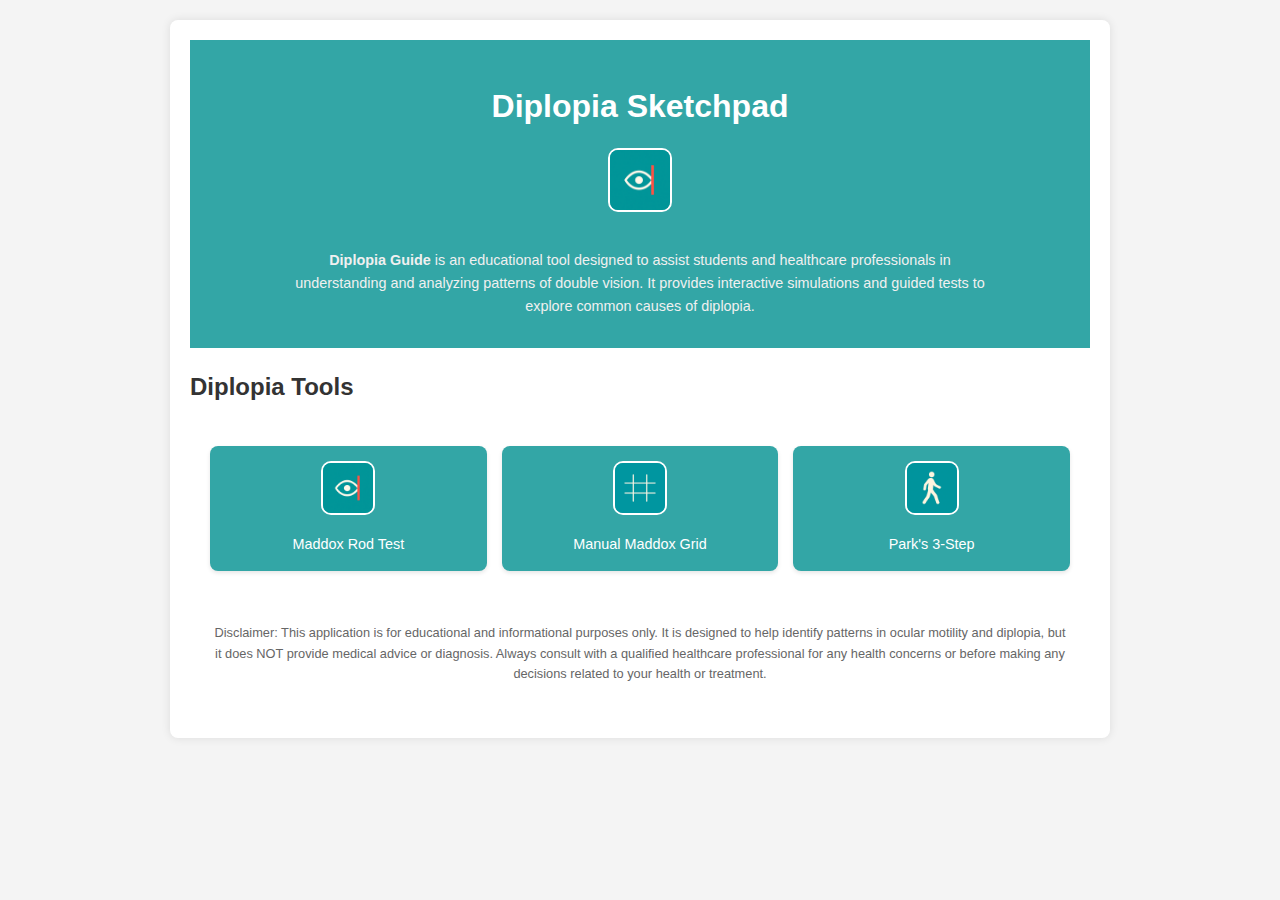
<file: DiplopiaSketchpad/index.html>
<!DOCTYPE html>
<html lang="en">
<head>
    <meta charset="UTF-8">
    <meta name="viewport" content="width=device-width, initial-scale=1.0">
    <title>Diplopia Sketchpad</title>
    <link rel="stylesheet" href="css/style.css">
    <link rel="stylesheet" href="css/home.css">
</head>
<body>
    <div class="container">
        <header>
            <h1>Diplopia Sketchpad</h1>
            <div class="app-icon">
                <img src="images/DiplopiaLogo.png" alt="Diplopia Guide Logo" class="app-logo-img">
            </div>
            <div class="app-explanation">
                <p><strong>Diplopia Guide</strong> is an educational tool designed to assist students and healthcare professionals in understanding and analyzing patterns of double vision. It provides interactive simulations and guided tests to explore common causes of diplopia.</p>
            </div>
        </header>

        <section class="tools-section">
            <h2>Diplopia Tools</h2>
            <div class="tools-grid">
                <a href="views/maddoxRodView.html" class="tool-item">
                    <img src="images/DiplopiaLogo.png" alt="Maddox Rod Test">
                    <span>Maddox Rod Test</span>
                </a>
                 <a href="views/manualMaddoxGridInputView.html" class="tool-item">
                    <img src="images/Grid.png" alt="Manual Grid">
                    <span>Manual Maddox Grid</span>
                </a>
                <a href="views/parksThreeStepView.html" class="tool-item">
                    <img src="images/Parks.png" alt="Park's 3-Step">
                    <span>Park's 3-Step</span>
                </a>
                <!-- Add other tools as needed -->
            </div>
        </section>

        <footer>
            <p class="disclaimer">
                Disclaimer: This application is for educational and informational purposes only. It is designed to help identify patterns in ocular motility and diplopia, but it does NOT provide medical advice or diagnosis. Always consult with a qualified healthcare professional for any health concerns or before making any decisions related to your health or treatment.
            </p>
        </footer>
    </div>
    <!-- <script src="js/home.js"></script> --> <!-- If any JS needed for home page -->
</body>
</html>
</file>
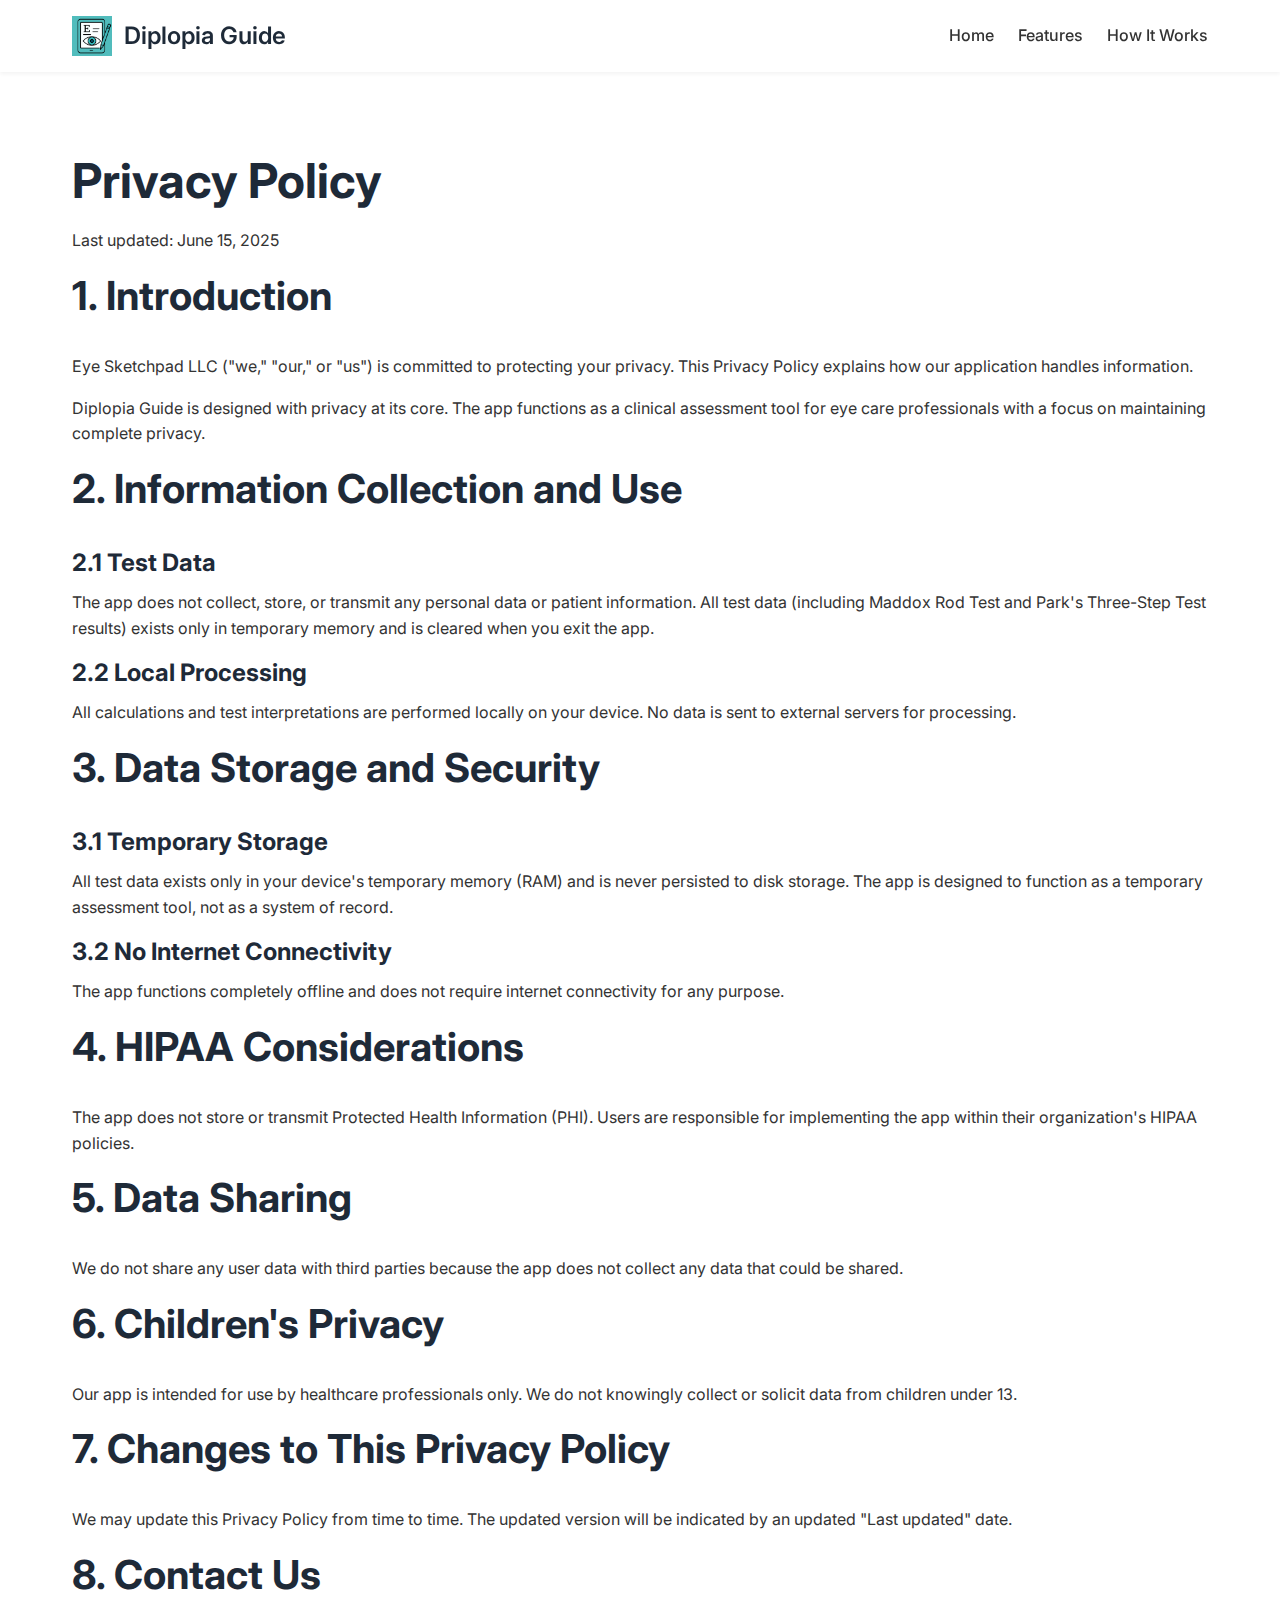
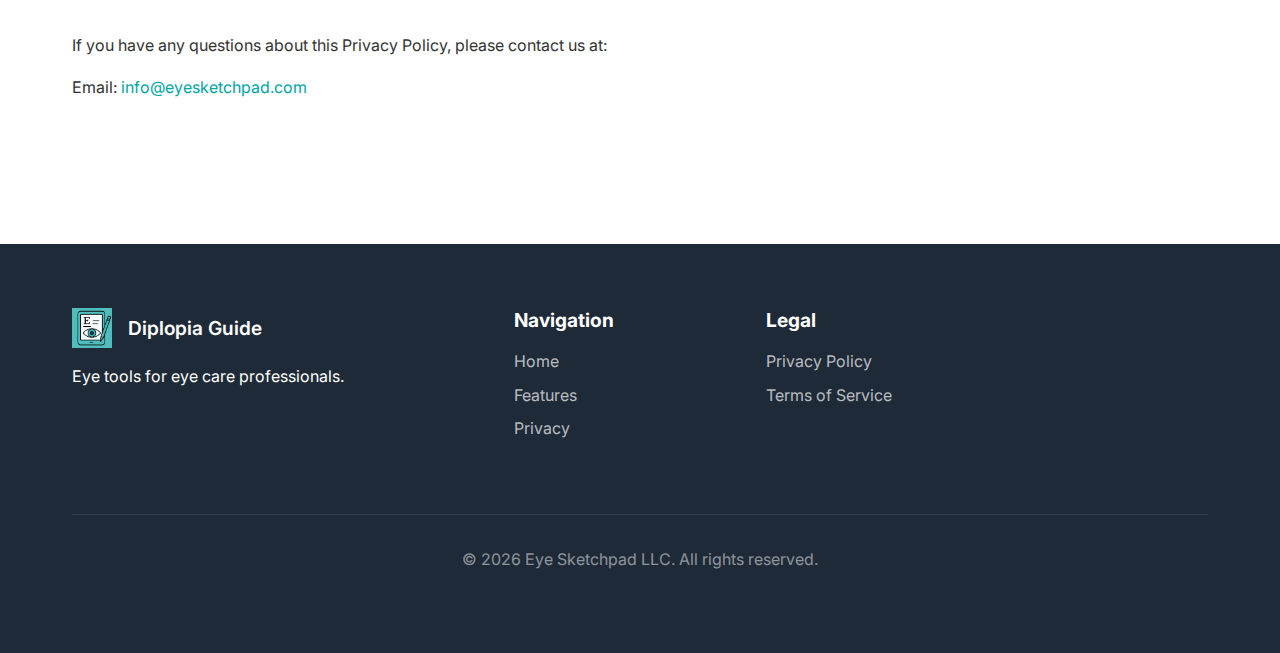
<file: privacy-policy-diplopia.html>
<!DOCTYPE html>
<html lang="en">
<head>
    <meta charset="UTF-8">
    <meta name="viewport" content="width=device-width, initial-scale=1.0">
    <title>Privacy Policy - Diplopia Guide</title>
    <link rel="stylesheet" href="styles.css">
    <link href="https://fonts.googleapis.com/css2?family=Inter:wght@300;400;500;600;700&display=swap" rel="stylesheet">
</head>
<body>
    <header>
        <div class="container">
            <div class="logo">
                <img src="images/logo.png" alt="Diplopia Guide Logo">
                <span>Diplopia Guide</span>
            </div>
            <nav>
                <ul>
                    <li><a href="index.html">Home</a></li>
                    <li><a href="index.html#features">Features</a></li>
                    <li><a href="index.html#how-it-works">How It Works</a></li>
                </ul>
            </nav>
        </div>
    </header>

    <section style="padding-top: 150px;">
        <div class="container">
            <h1>Privacy Policy</h1>
            <p>Last updated: June 15, 2025</p>
            
            <h2 style="text-align:left;">1. Introduction</h2>
            <p>Eye Sketchpad LLC ("we," "our," or "us") is committed to protecting your privacy. This Privacy Policy explains how our application handles information.</p>
            <p>Diplopia Guide is designed with privacy at its core. The app functions as a clinical assessment tool for eye care professionals with a focus on maintaining complete privacy.</p>
            
            <h2 style="text-align:left;">2. Information Collection and Use</h2>
            
            <h3>2.1 Test Data</h3>
            <p>The app does not collect, store, or transmit any personal data or patient information. All test data (including Maddox Rod Test and Park's Three-Step Test results) exists only in temporary memory and is cleared when you exit the app.</p>
            
            <h3>2.2 Local Processing</h3>
            <p>All calculations and test interpretations are performed locally on your device. No data is sent to external servers for processing.</p>
            
            <h2 style="text-align:left;">3. Data Storage and Security</h2>
            
            <h3>3.1 Temporary Storage</h3>
            <p>All test data exists only in your device's temporary memory (RAM) and is never persisted to disk storage. The app is designed to function as a temporary assessment tool, not as a system of record.</p>
            
            <h3>3.2 No Internet Connectivity</h3>
            <p>The app functions completely offline and does not require internet connectivity for any purpose.</p>
            
            <h2 style="text-align:left;">4. HIPAA Considerations</h2>
            <p>The app does not store or transmit Protected Health Information (PHI). Users are responsible for implementing the app within their organization's HIPAA policies.</p>
            
            <h2 style="text-align:left;">5. Data Sharing</h2>
            <p>We do not share any user data with third parties because the app does not collect any data that could be shared.</p>
            
            <h2 style="text-align:left;">6. Children's Privacy</h2>
            <p>Our app is intended for use by healthcare professionals only. We do not knowingly collect or solicit data from children under 13.</p>
            
            <h2 style="text-align:left;">7. Changes to This Privacy Policy</h2>
            <p>We may update this Privacy Policy from time to time. The updated version will be indicated by an updated "Last updated" date.</p>
            
            <h2 style="text-align:left;">8. Contact Us</h2>
            <p>If you have any questions about this Privacy Policy, please contact us at:</p>
            <p>
                Email: <a href="mailto:info@eyesketchpad.com">info@eyesketchpad.com</a><br>
            </p>
        </div>
    </section>

    <footer>
        <div class="container">
            <div class="footer-columns">
                <div class="footer-column">
                    <div class="footer-logo">
                        <img src="images/logo.png" alt="Diplopia Guide Logo">
                        <span>Diplopia Guide</span>
                    </div>
                    <p>Eye tools for eye care professionals.</p>
                </div>
                <div class="footer-column">
                    <h4>Navigation</h4>
                    <ul>
                        <li><a href="index.html">Home</a></li>
                        <li><a href="index.html#features">Features</a></li>
                        <li><a href="index.html#privacy">Privacy</a></li>
                    </ul>
                </div>
                <div class="footer-column">
                    <h4>Legal</h4>
                    <ul>
                        <li><a href="privacy-policy.html">Privacy Policy</a></li>
                        <li><a href="terms-of-service.html">Terms of Service</a></li>
                    </ul>
                </div>
            </div>
            <div class="footer-bottom">
                <p>&copy; <span id="current-year">2025</span> Eye Sketchpad LLC. All rights reserved.</p>
            </div>
        </div>
    </footer>

    <script>
        document.getElementById('current-year').textContent = new Date().getFullYear();
    </script>
</body>
</html>
</file>
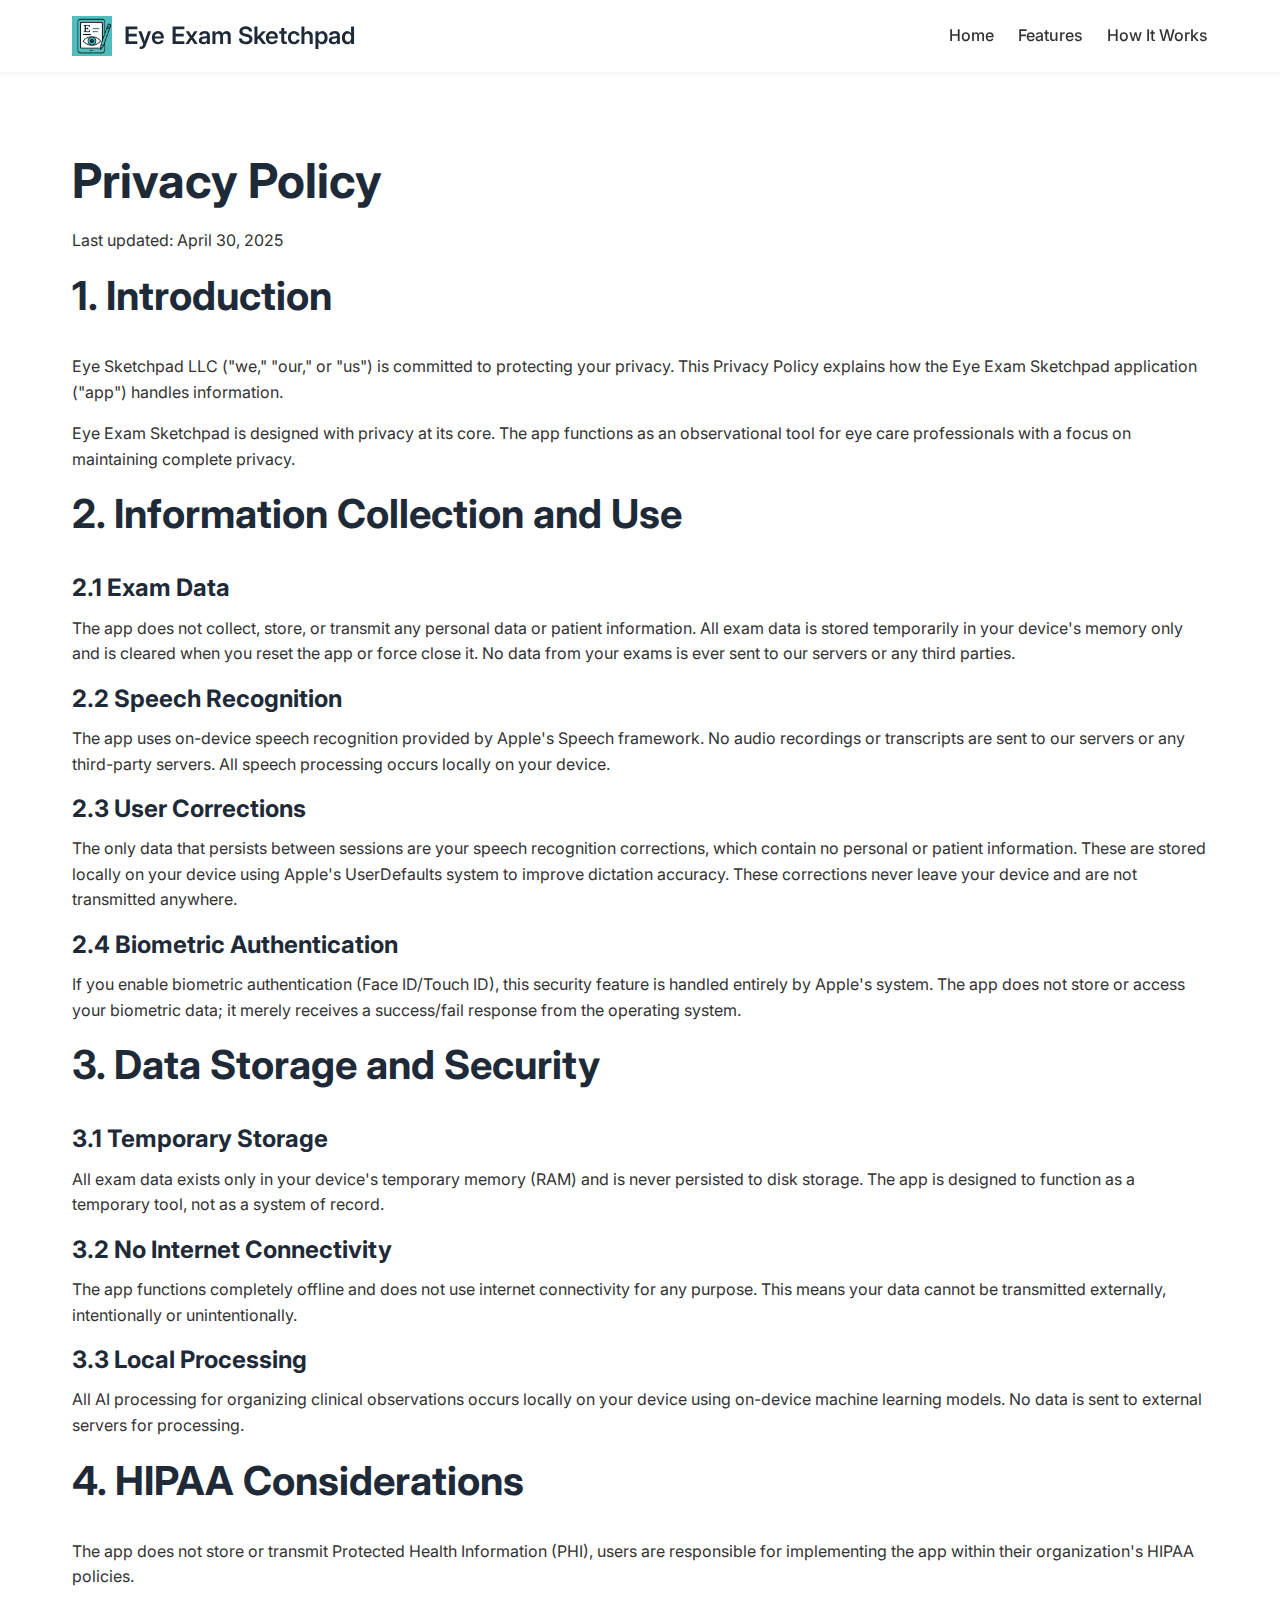
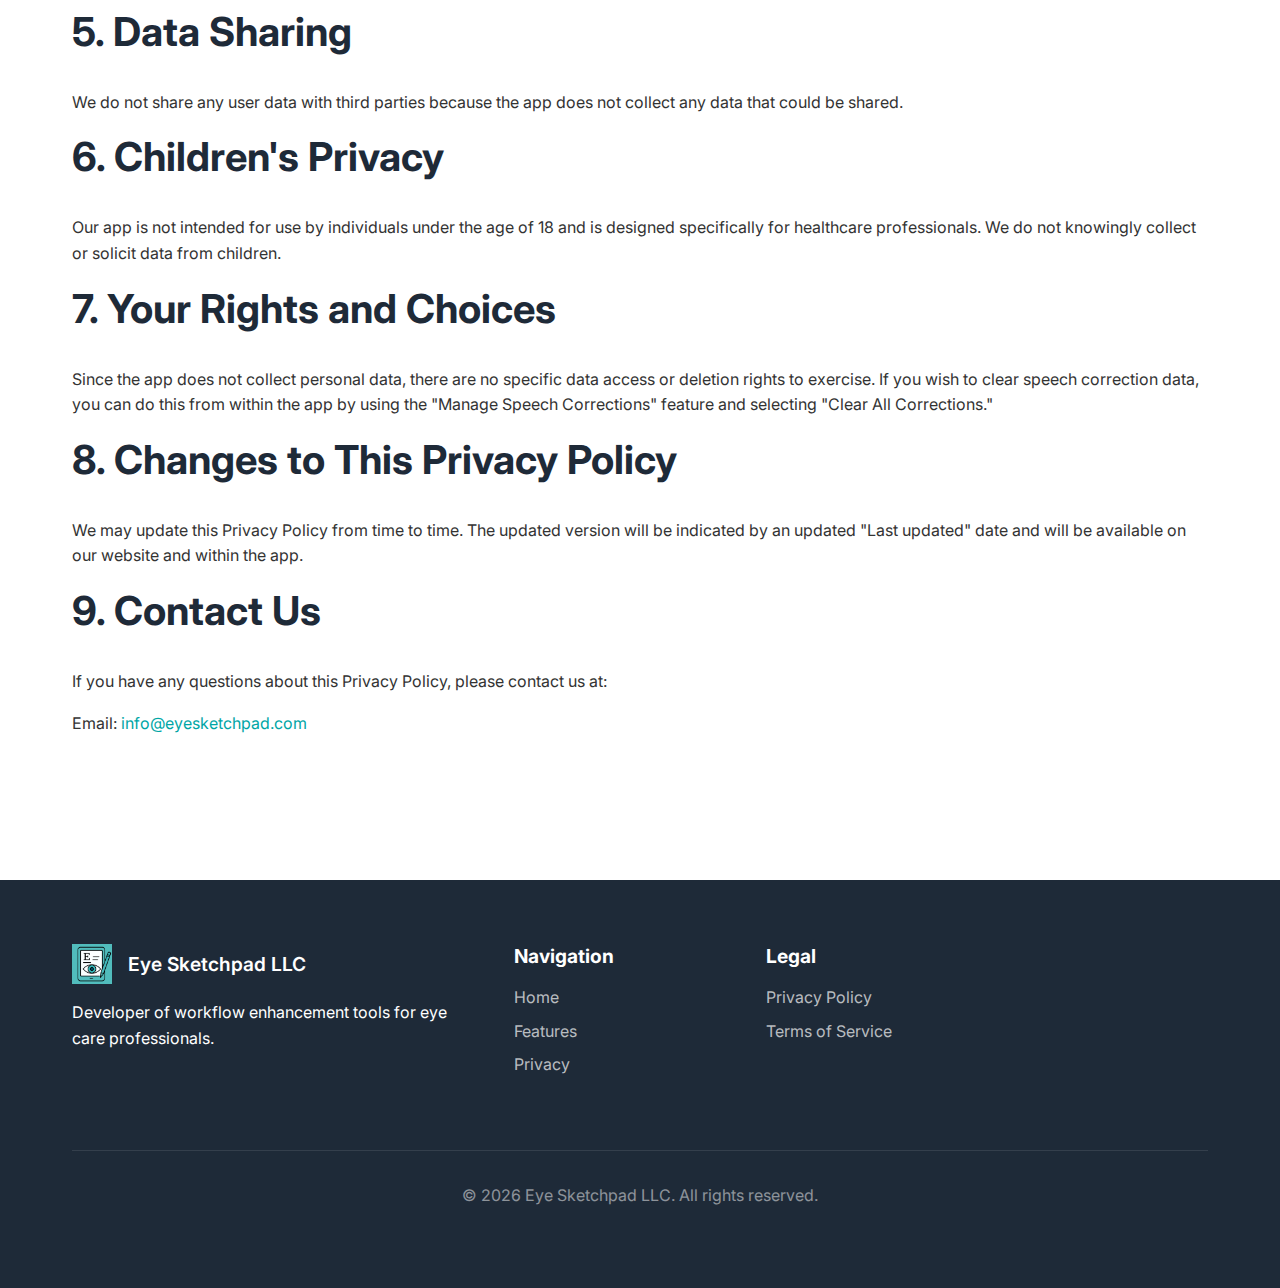
<file: privacy-policy.html>
<!DOCTYPE html>
<html lang="en">
<head>
    <meta charset="UTF-8">
    <meta name="viewport" content="width=device-width, initial-scale=1.0">
    <title>Privacy Policy - Eye Exam Sketchpad</title>
    <link rel="stylesheet" href="styles.css">
    <link href="https://fonts.googleapis.com/css2?family=Inter:wght@300;400;500;600;700&display=swap" rel="stylesheet">
</head>
<body>
    <header>
        <div class="container">
            <div class="logo">
                <img src="images/logo.png" alt="Eye Exam Sketchpad Logo">
                <span>Eye Exam Sketchpad</span>
            </div>
            <nav>
                <ul>
                    <li><a href="index.html">Home</a></li>
                    <li><a href="index.html#features">Features</a></li>
                    <li><a href="index.html#how-it-works">How It Works</a></li>
                </ul>
            </nav>
        </div>
    </header>

    <section style="padding-top: 150px;">
        <div class="container">
            <h1>Privacy Policy</h1>
            <p>Last updated: April 30, 2025</p>
            
            <h2 style="text-align:left;">1. Introduction</h2>
            <p>Eye Sketchpad LLC ("we," "our," or "us") is committed to protecting your privacy. This Privacy Policy explains how the Eye Exam Sketchpad application ("app") handles information.</p>
            <p>Eye Exam Sketchpad is designed with privacy at its core. The app functions as an observational tool for eye care professionals with a focus on maintaining complete privacy.</p>
            
            <h2 style="text-align:left;">2. Information Collection and Use</h2>
            
            <h3>2.1 Exam Data</h3>
            <p>The app does not collect, store, or transmit any personal data or patient information. All exam data is stored temporarily in your device's memory only and is cleared when you reset the app or force close it. No data from your exams is ever sent to our servers or any third parties.</p>
            
            <h3>2.2 Speech Recognition</h3>
            <p>The app uses on-device speech recognition provided by Apple's Speech framework. No audio recordings or transcripts are sent to our servers or any third-party servers. All speech processing occurs locally on your device.</p>
            
            <h3>2.3 User Corrections</h3>
            <p>The only data that persists between sessions are your speech recognition corrections, which contain no personal or patient information. These are stored locally on your device using Apple's UserDefaults system to improve dictation accuracy. These corrections never leave your device and are not transmitted anywhere.</p>
            
            <h3>2.4 Biometric Authentication</h3>
            <p>If you enable biometric authentication (Face ID/Touch ID), this security feature is handled entirely by Apple's system. The app does not store or access your biometric data; it merely receives a success/fail response from the operating system.</p>
            
            <h2 style="text-align:left;">3. Data Storage and Security</h2>
            
            <h3>3.1 Temporary Storage</h3>
            <p>All exam data exists only in your device's temporary memory (RAM) and is never persisted to disk storage. The app is designed to function as a temporary tool, not as a system of record.</p>
            
            <h3>3.2 No Internet Connectivity</h3>
            <p>The app functions completely offline and does not use internet connectivity for any purpose. This means your data cannot be transmitted externally, intentionally or unintentionally.</p>
            
            <h3>3.3 Local Processing</h3>
            <p>All AI processing for organizing clinical observations occurs locally on your device using on-device machine learning models. No data is sent to external servers for processing.</p>
            
            <h2 style="text-align:left;">4. HIPAA Considerations</h2>
            <p>The app does not store or transmit Protected Health Information (PHI), users are responsible for implementing the app within their organization's HIPAA policies.</p>
            
            <h2 style="text-align:left;">5. Data Sharing</h2>
            <p>We do not share any user data with third parties because the app does not collect any data that could be shared.</p>
            
            <h2 style="text-align:left;">6. Children's Privacy</h2>
            <p>Our app is not intended for use by individuals under the age of 18 and is designed specifically for healthcare professionals. We do not knowingly collect or solicit data from children.</p>
            
            <h2 style="text-align:left;">7. Your Rights and Choices</h2>
            <p>Since the app does not collect personal data, there are no specific data access or deletion rights to exercise. If you wish to clear speech correction data, you can do this from within the app by using the "Manage Speech Corrections" feature and selecting "Clear All Corrections."</p>
            
            <h2 style="text-align:left;">8. Changes to This Privacy Policy</h2>
            <p>We may update this Privacy Policy from time to time. The updated version will be indicated by an updated "Last updated" date and will be available on our website and within the app.</p>
            
            <h2 style="text-align:left;">9. Contact Us</h2>
            <p>If you have any questions about this Privacy Policy, please contact us at:</p>
            <p>
                Email: <a href="mailto:info@eyesketchpad.com">info@eyesketchpad.com</a><br>
            </p>
        </div>
    </section>

     <footer>
        <div class="container">
            <div class="footer-columns">
                <div class="footer-column">
                    <div class="footer-logo">
                        <img src="images/logo.png" alt="Eye Exam Sketchpad Logo">
                        <span>Eye Sketchpad LLC</span>
                    </div>
                    <p>Developer of workflow enhancement tools for eye care professionals.</p>
                </div>
                <div class="footer-column">
                    <h4>Navigation</h4>
                    <ul>
                        <li><a href="index.html">Home</a></li>
                        <li><a href="index.html#features">Features</a></li>
                        <li><a href="index.html#privacy">Privacy</a></li>
                    </ul>
                </div>
                <div class="footer-column">
                    <h4>Legal</h4>
                    <ul>
                        <li><a href="privacy-policy.html">Privacy Policy</a></li>
                        <li><a href="terms-of-service.html">Terms of Service</a></li>
                    </ul>
                </div>
            </div>
            <div class="footer-bottom">
                <p>&copy; <span id="current-year">2025</span> Eye Sketchpad LLC. All rights reserved.</p>
            </div>
        </div>
    </footer>

    <script>
        document.getElementById('current-year').textContent = new Date().getFullYear();
    </script>
</body>
</html>
</file>
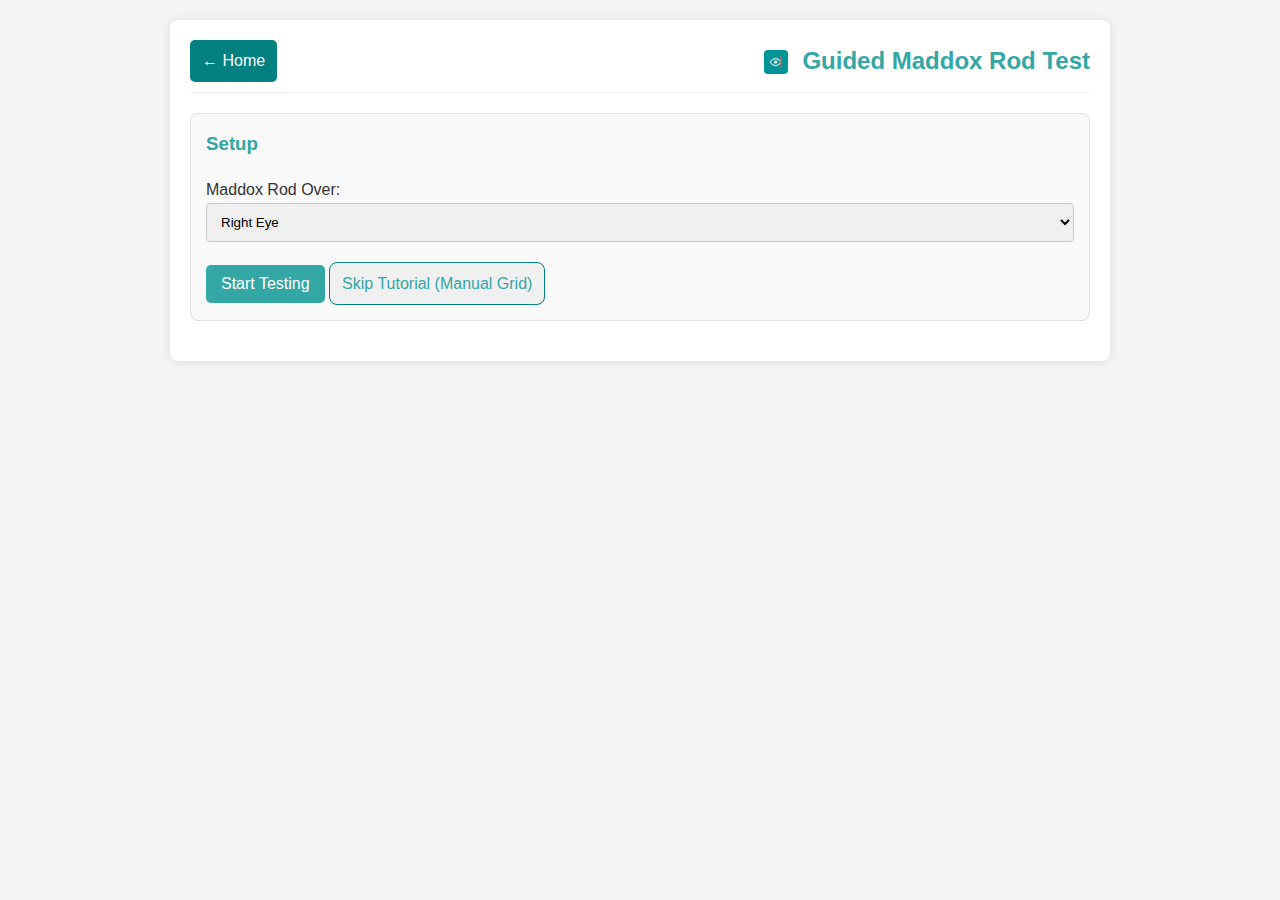
<file: DiplopiaSketchpad/views/maddoxRodView.html>
<!DOCTYPE html>
<html lang="en">
<head>
    <meta charset="UTF-8">
    <meta name="viewport" content="width=device-width, initial-scale=1.0">
    <title>Maddox Rod Test</title>
    <link rel="stylesheet" href="../css/style.css">
    <link rel="stylesheet" href="../css/maddoxRod.css">
</head>
<body>
    <div class="container">
        <header class="view-header">
            <a href="../index.html" class="back-button">&larr; Home</a>
            <h2><img src="../images/DiplopiaLogo.png" alt="Diplopia Logo" class="header-icon-img"> Guided Maddox Rod Test</h2>
            <button id="resetTestButton" class="header-button">Reset</button>
        </header>

        <div id="setupSection" class="maddox-section">
            <h3>Setup</h3>
            <label for="eyeWithRodPicker">Maddox Rod Over:</label>
            <select id="eyeWithRodPicker">
                <option value="Right">Right Eye</option>
                <option value="Left">Left Eye</option>
            </select>
            <button id="startTestingButton" class="action-button">Start Testing</button>
            <a href="manualMaddoxGridInputView.html" class="skip-button">Skip Tutorial (Manual Grid)</a>
        </div>

        <div id="testingSection" class="maddox-section" style="display: none;">
            <h3 id="testingHeader">Testing: Horizontal - Primary</h3>
            <div id="instructionsBox">
                <h4>Instructions & Question</h4>
                <p id="currentInstructionsText">Loading instructions...</p>
            </div>
            <div id="maddoxGraphicContainer">
                <!-- JS will render graphic here (e.g., using SVG or Canvas) -->
                <div class="graphic-placeholder">
                    <div class="lr-labels"><span>R</span><span>L</span></div>
                    <div id="graphicLine" class="graphic-line-vertical"></div>
                    <div id="graphicDot" class="graphic-dot-centered">?</div>
                    <div id="graphicLineLabel" class="graphic-label">Red Line</div>
                     <!-- For Double Maddox -->
                    <div id="fellowEyeLine" class="graphic-line-horizontal" style="display:none;"></div>
                    <div id="fellowEyeLineLabel" class="graphic-label" style="display:none;">(Fellow Eye)</div>
                    <div id="rodEyeLine" class="graphic-line-horizontal" style="display:none;"></div>
                    <div id="rodEyeLineLabel" class="graphic-label" style="display:none;">(Rod Eye)</div>
                </div>
            </div>
            
            <div id="qualitativeInputSection">
                <!-- Buttons will be dynamically added by JS -->
            </div>

            <div id="quantitativeInputSection" style="display: none;">
                <label for="quantitativeValueInput" id="quantitativePrompt">Enter Prism Diopters (Δ):</label>
                <input type="number" id="quantitativeValueInput" min="0" step="1">
                <span id="quantitativeDirectionDisplay"></span>
                <!-- For Double Maddox Interactive UI -->
                <div id="doubleMaddoxInteractiveUI" style="display:none;">
                    <h4>Double Maddox Rod Adjustment</h4>
                    <div class="trial-frame-container">
                        <div class="trial-lens" id="rightTrialLens">
                            <div class="lens-line" id="rightLensLine"></div>
                            <div class="lens-label">Right Eye <span id="rightRodLabel"></span></div>
                            <div class="lens-angle" id="rightLensAngle">90°</div>
                        </div>
                        <div class="trial-lens" id="leftTrialLens">
                            <div class="lens-line" id="leftLensLine"></div>
                            <div class="lens-label">Left Eye <span id="leftRodLabel"></span></div>
                            <div class="lens-angle" id="leftLensAngle">90°</div>
                        </div>
                    </div>
                    <div id="torsionResultDisplay">No Significant Torsion</div>
                    <button id="resetTiltButton">Reset to Vertical</button>
                </div>
            </div>
            
            <div id="graphicResultDisplay" style="display:none;">
                <p>Showing result graphic...</p> <!-- Or actual graphic -->
            </div>

            <div class="navigation-buttons">
                <button id="backButton" class="secondary-button">Back</button>
                <button id="confirmNextButton" class="action-button">Confirm & Next</button>
            </div>
        </div>

        <div id="resultsSection" class="maddox-section" style="display: none;">
            <h3>Results & Interpretation</h3>
            <button id="backToLastStepButton" class="secondary-button">Back to Last Step</button>
            <h4>Measurement Summary Grid</h4>
            <div id="resultsGridContainer">
                <!-- JS will populate this grid -->
            </div>
            <h4>Vertical Deviation on Head Tilt</h4>
            <div id="headTiltResultsContainer">
                 <!-- JS will populate this -->
            </div>
            <button id="analyzeButton" class="action-button">Analyze Measurements & Show Suggestions</button>
            <div id="diagnosticSuggestionsContainer" style="display:none;">
                <h4>Pattern-Based Diagnostic Suggestions</h4>
                <!-- JS will populate suggestions -->
            </div>
        </div>
    </div>

    <script src="../js/dataModels.js"></script>
    <script src="../js/maddoxAnalyzer.js"></script>
    <script src="../js/maddoxRod.js"></script>
</body>
</html>
</file>
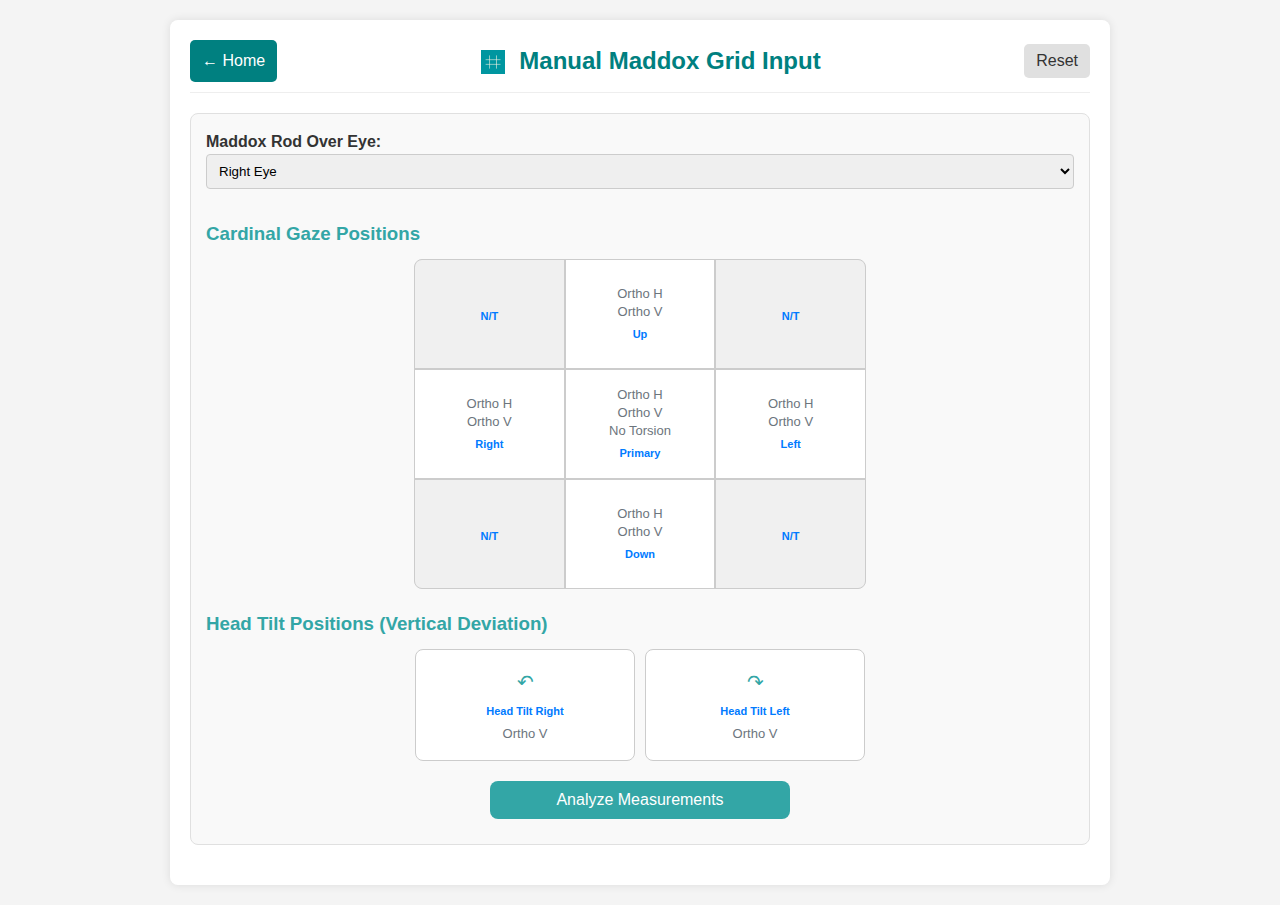
<file: DiplopiaSketchpad/views/manualMaddoxGridInputView.html>
<!DOCTYPE html>
<html lang="en">
<head>
    <meta charset="UTF-8">
    <meta name="viewport" content="width=device-width, initial-scale=1.0">
    <title>Manual Maddox Grid</title>
    <link rel="stylesheet" href="../css/style.css">
    <link rel="stylesheet" href="../css/manualMaddoxGrid.css">
</head>
<body>
    <div class="container">
        <header class="view-header">
            <a href="../index.html" class="back-button">&larr; Home</a>
            <h2><img src="../images/Grid.png" alt="Grid Icon" class="header-icon-img"> Manual Maddox Grid Input</h2>
            <button id="resetGridButton" class="header-button">Reset</button>
        </header>

        <div id="manualGridContainer" class="maddox-section">
            <div id="rodEyePickerSection">
                <label for="rodEyePicker">Maddox Rod Over Eye:</label>
                <select id="rodEyePicker">
                    <option value="Right">Right Eye</option>
                    <option value="Left">Left Eye</option>
                </select>
            </div>

            <h3>Cardinal Gaze Positions</h3>
            <div id="cardinalGrid">
                <!-- Cells will be dynamically generated by JS -->
                <!-- Example structure for one cell (to be repeated by JS):
                <div class="grid-cell" data-gaze="UpRight">
                    <div class="measurement-h">Ortho H</div>
                    <div class="measurement-v">Ortho V</div>
                    <div class="gaze-label">Up Right</div>
                </div>
                -->
            </div>

            <h3>Head Tilt Positions (Vertical Deviation)</h3>
            <div id="headTiltGrid">
                <!-- Tilt cells will be dynamically generated by JS -->
                <!-- Example structure for one cell:
                <div class="tilt-cell" data-gaze="TiltRight">
                    <div class="tilt-icon">&#x21B6;</div> // Or an SVG/image
                    <div class="tilt-title">Head Tilt Right</div>
                    <div class="measurement-v">Ortho V</div>
                </div>
                -->
            </div>

            <button id="analyzeMeasurementsButton" class="action-button">Analyze Measurements</button>

            <div id="analysisResultsSection" style="display: none;">
                <h4>Pattern-Based Diagnostic Suggestions</h4>
                <div id="diagnosticSuggestionsContainer">
                    <!-- JS will populate suggestions -->
                </div>
            </div>
        </div>

        <!-- Measurement Input Modal -->
        <div id="measurementInputModal" class="modal" style="display: none;">
            <div class="modal-content">
                <span class="close-button">&times;</span>
                <h3 id="modalHeader">Edit Measurement: Primary</h3>
                <div class="modal-body">
                    <div class="input-row">
                        <label for="modalHorizontalValue">Horizontal (H):</label>
                        <input type="number" id="modalHorizontalValue" min="0" max="50" step="1">
                        <select id="modalHorizontalDirection">
                            <option value="Ortho">Ortho</option>
                            <option value="ET">ET (Eso)</option>
                            <option value="XT">XT (Exo)</option>
                        </select>
                    </div>
                    <div class="input-row">
                        <label for="modalVerticalValue">Vertical (V):</label>
                        <input type="number" id="modalVerticalValue" min="0" max="50" step="1">
                        <select id="modalVerticalDirection">
                            <option value="Ortho">Ortho</option>
                            <option value="RHT">RHT</option>
                            <option value="LHT">LHT</option>
                        </select>
                    </div>
                    <div class="input-row" id="modalTorsionRow" style="display: none;">
                        <label for="modalTorsionValue">Torsion (T) (°):</label>
                        <input type="number" id="modalTorsionValue" step="0.1">
                        <span id="modalTorsionDescription">No Torsion</span>
                    </div>
                </div>
                <div class="modal-footer">
                    <button id="modalDoneButton" class="action-button">Done</button>
                </div>
            </div>
        </div>

    </div>

    <script src="../js/dataModels.js"></script>
    <script src="../js/maddoxAnalyzer.js"></script>
    <script src="../js/manualMaddoxGrid.js"></script>
</body>
</html>
</file>
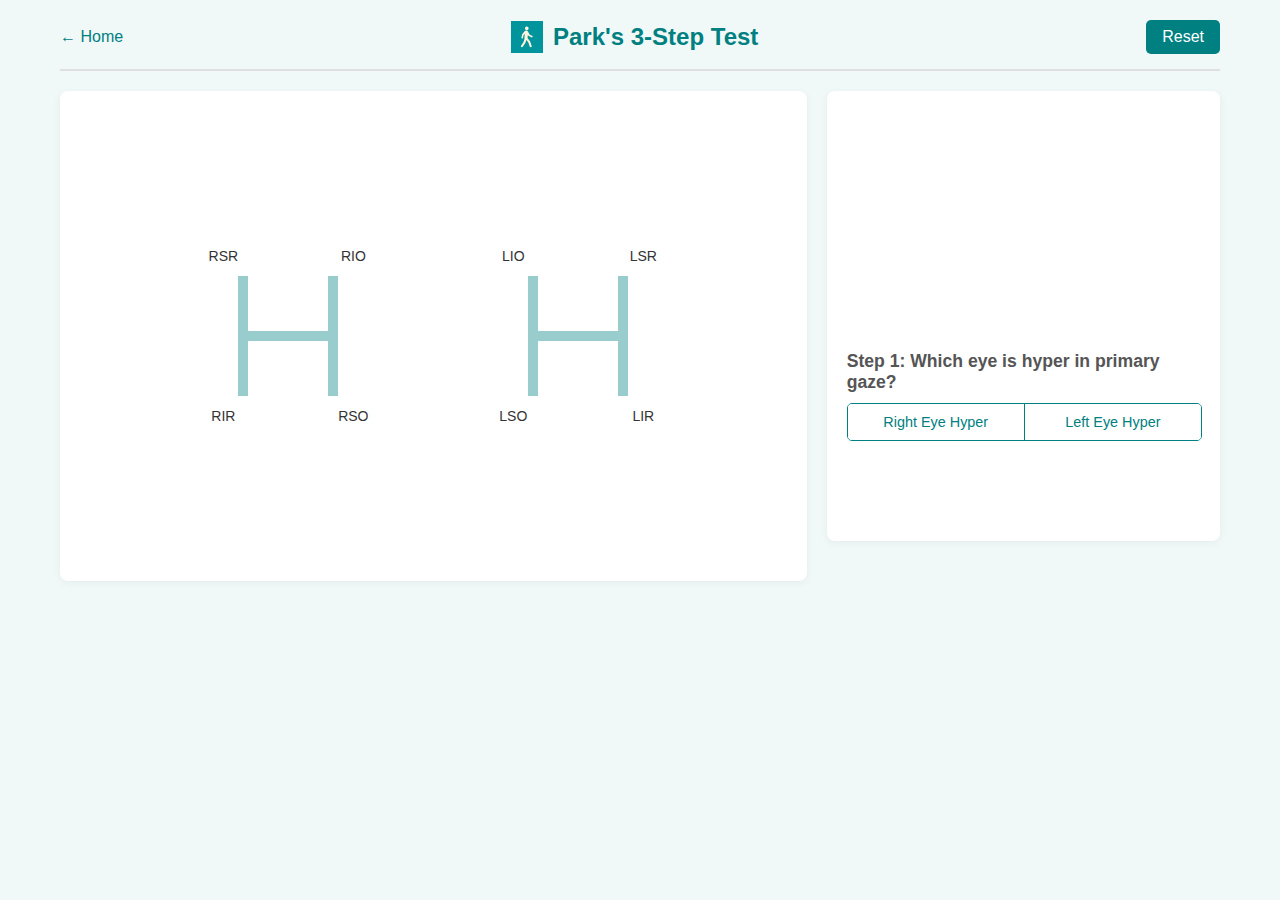
<file: DiplopiaSketchpad/views/parksThreeStepView.html>
<!DOCTYPE html>
<html lang="en">
<head>
    <meta charset="UTF-8">
    <meta name="viewport" content="width=device-width, initial-scale=1.0">
    <title>Park's 3-Step Test</title>
    <style>
        :root {
            --theme-color: #008080; /* Teal */
            --background-color: #f0f8f8;
            --card-background: #ffffff;
            --border-color: #e0e0e0;
            --text-color: #333;
            --secondary-text-color: #555;
            --step1-color: #d9534f; /* Red */
            --step2-color: #428bca; /* Blue */
            --step3-color: #f0ad4e; /* Yellow/Orange */
            --final-color: #5cb85c; /* Green */
        }

        /* General Body and Layout */
        body {
            font-family: -apple-system, BlinkMacSystemFont, "Segoe UI", Roboto, Helvetica, Arial, sans-serif;
            margin: 0;
            background-color: var(--background-color);
            color: var(--text-color);
        }

        .container {
            width: 100%;
            max-width: 1200px;
            margin: 0 auto;
            padding: 20px;
            box-sizing: border-box;
        }

        /* Header from maddoxRod.css example */
        .view-header {
            display: flex;
            justify-content: space-between;
            align-items: center;
            padding-bottom: 15px;
            border-bottom: 2px solid var(--border-color);
            margin-bottom: 20px;
        }
        .view-header h2 {
            color: var(--theme-color);
            margin: 0;
            font-size: 1.5em;
            display: flex;
            align-items: center;
            gap: 10px;
        }
        .header-icon-img {
            height: 32px;
            width: 32px;
        }
        .back-button {
            color: var(--theme-color);
            text-decoration: none;
            font-size: 1em;
            font-weight: 500;
        }
        .header-button {
            padding: 8px 16px;
            font-size: 1em;
            background-color: var(--theme-color);
            color: white;
            border: none;
            border-radius: 5px;
            cursor: pointer;
            transition: background-color 0.2s;
        }
        .header-button:hover { opacity: 0.9; }

        /* Main Content Layout */
        .main-content {
            display: flex;
            gap: 20px;
            width: 100%;
            align-items: flex-start;
        }
        .diagram-section, .controls-section {
            background: var(--card-background);
            border-radius: 8px;
            padding: 20px;
            box-shadow: 0 2px 8px rgba(0,0,0,0.05);
        }
        .diagram-section {
            flex: 2;
            display: flex;
            justify-content: center;
            align-items: center;
            min-height: 450px;
        }
        .controls-section {
            flex: 1;
            display: flex;
            flex-direction: column;
            gap: 20px;
        }

        /* Info Panel & Result Containers for stable layout */
        #info-panel-container, #result-container {
            position: relative;
            transition: min-height 0.3s ease;
        }
        #info-panel-container { min-height: 220px; }
        #result-container { min-height: 60px; }

        .info-panel {
            padding: 15px; background: #e6f2f2; border: 1px solid #b2dfdb; border-radius: 8px;
            opacity: 0; transform: scale(0.95); transition: opacity 0.3s ease, transform 0.3s ease;
            position: absolute; width: 100%; box-sizing: border-box;
        }
        .info-panel.visible { opacity: 1; transform: scale(1); }
        .info-panel h3 { margin-top: 0; color: var(--theme-color); display: flex; justify-content: space-between; align-items: center; }
        .info-panel .close-btn { background: none; border: none; font-size: 20px; cursor: pointer; color: #888; }
        .info-panel p { margin: 5px 0; font-size: 0.9em; }
        .info-panel hr { border: none; border-top: 1px solid #b2dfdb; margin: 8px 0; }
        .info-panel .pearl { font-style: italic; color: var(--secondary-text-color); }
        
        .step-card { padding: 0; /* Remove padding as it's part of the parent now */ }
        .step-card h3 { margin-top: 0; margin-bottom: 10px; font-size: 1.1em; color: var(--secondary-text-color); }
        
        .segmented-control { display: flex; width: 100%; border-radius: 5px; overflow: hidden; border: 1px solid var(--theme-color); }
        .segmented-control button { flex: 1; padding: 10px; background-color: #fff; color: var(--theme-color); border: none; cursor: pointer; font-size: 0.9em; transition: background-color 0.2s, color 0.2s; }
        .segmented-control button:not(:last-child) { border-right: 1px solid var(--theme-color); }
        .segmented-control button.selected { background-color: var(--theme-color); color: white; }

        .result-display {
            padding: 15px; text-align: center; font-size: 1.4em; font-weight: bold; border-radius: 8px;
            position: absolute; width: 100%; box-sizing: border-box; opacity: 0; transition: opacity 0.3s ease;
        }
        .result-display.visible { opacity: 1; }
        .result-final { background-color: #dff0d8; color: #3c763d; border: 1px solid #d6e9c6; }
        .result-inconclusive { background-color: #fcf8e3; color: #8a6d3b; border: 1px solid #faebcc; }
        
        /* H-Diagram Styling */
        .h-diagram-container { display: flex; gap: 40px; }
        .eye-diagram { position: relative; width: 250px; height: 280px; }
        .diagram-content { position: absolute; top: 50%; left: 50%; width: 100px; height: 120px; transform: translate(-50%, -50%); }
        .h-shape .v-bar { position: absolute; width: 10px; height: 120px; background-color: rgba(0, 128, 128, 0.4); }
        .h-shape .h-bar { position: absolute; top: 55px; left: 10px; width: 80px; height: 10px; background-color: rgba(0, 128, 128, 0.4); }
        .h-shape .left { left: 0; }
        .h-shape .right { left: 90px; }
        .muscle-label { position: absolute; font-size: 14px; cursor: pointer; padding: 4px; user-select: none; z-index: 10; transform: translate(-50%, -50%); }
        .muscle-label.final { font-weight: bold; color: #000; }
        .highlight-circle { position: absolute; border-radius: 50%; border-style: solid; pointer-events: none; z-index: 5; transform: translate(-50%, -50%); }

        /* Responsive adjustments */
        @media (max-width: 900px) {
            .main-content { flex-direction: column; }
            .controls-section { order: -1; }
            .diagram-section { min-height: 380px; }
            .h-diagram-container { transform: scale(0.9); justify-content: center; }
        }
        @media (max-width: 500px) {
            .view-header h2 { font-size: 1.2em; }
            .h-diagram-container { transform: scale(0.8); }
            .segmented-control { flex-direction: column; }
            .segmented-control button:not(:last-child) { border-right: none; border-bottom: 1px solid var(--theme-color); }
        }
    </style>
</head>
<body>

    <div class="container">
        <header class="view-header">
            <a href="../index.html" class="back-button">← Home</a>
            <h2>
                <img src="../images/Parks.png" alt="Parks Icon" class="header-icon-img">
                Park's 3-Step Test
            </h2>
            <button id="resetButton" class="header-button">Reset</button>
        </header>

        <div class="main-content">
            <section class="diagram-section">
                <div class="h-diagram-container">
                    <div id="right-eye-diagram" class="eye-diagram"></div>
                    <div id="left-eye-diagram" class="eye-diagram"></div>
                </div>
            </section>
            
            <section class="controls-section">
                <div id="info-panel-container"></div>
                
                <div class="step-card">
                    <h3>Step 1: Which eye is hyper in primary gaze?</h3>
                    <div class="segmented-control" id="step1-control">
                        <button data-value="right">Right Eye Hyper</button>
                        <button data-value="left">Left Eye Hyper</button>
                    </div>
                </div>
                
                <div class="step-card" id="step2-card" style="display: none;">
                    <h3>Step 2: Worse in right or left gaze?</h3>
                    <div class="segmented-control" id="step2-control">
                        <button data-value="right">Right Gaze</button>
                        <button data-value="left">Left Gaze</button>
                    </div>
                </div>

                <div class="step-card" id="step3-card" style="display: none;">
                    <h3>Step 3: Worse with right or left head tilt?</h3>
                    <div class="segmented-control" id="step3-control">
                        <button data-value="right">Right Head Tilt</button>
                        <button data-value="left">Left Head Tilt</button>
                    </div>
                </div>
                
                <div id="result-container"></div>
            </section>
        </div>
    </div>
    
    <script>
    document.addEventListener('DOMContentLoaded', () => {
        
        const state = { step1Selection: null, step2Selection: null, step3Selection: null, selectedMuscleForInfo: null };
        
        const muscleInfo = {
            RSR: { nerve: 'Oculomotor (CN III - Ipsilateral)', action: 'Elevation, Intorsion, Adduction', path: 'CN III palsy common causes include microvascular ischemia (diabetes, hypertension), compression (aneurysm, tumor), trauma, or inflammation.', pearl: 'Head posture in CN III palsy is variable.' },
            RIR: { nerve: 'Oculomotor (CN III - Ipsilateral)', action: 'Depression, Extorsion, Adduction', path: 'CN III palsy common causes include microvascular ischemia, compression, trauma, or inflammation.', pearl: 'Head posture in CN III palsy is variable.' },
            RSO: { nerve: 'Trochlear (CN IV - Contralateral)', action: 'Intorsion, Depression, Abduction', path: 'Most common cause of acquired vertical diplopia. Causes include congenital, head trauma (often minor), or microvascular ischemia.', pearl: 'Patient often tilts head AWAY from the palsied (Right) side to minimize diplopia.' },
            RIO: { nerve: 'Oculomotor (CN III - Ipsilateral)', action: 'Extorsion, Elevation, Abduction', path: 'CN III palsy common causes include microvascular ischemia, compression, trauma, or inflammation.', pearl: 'Head posture in CN III palsy is variable.' },
            LSR: { nerve: 'Oculomotor (CN III - Ipsilateral)', action: 'Elevation, Intorsion, Adduction', path: 'CN III palsy common causes include microvascular ischemia, compression, trauma, or inflammation.', pearl: 'Head posture in CN III palsy is variable.' },
            LIR: { nerve: 'Oculomotor (CN III - Ipsilateral)', action: 'Depression, Extorsion, Adduction', path: 'CN III palsy common causes include microvascular ischemia, compression, trauma, or inflammation.', pearl: 'Head posture in CN III palsy is variable.' },
            LSO: { nerve: 'Trochlear (CN IV - Contralateral)', action: 'Intorsion, Depression, Abduction', path: 'Most common cause of acquired vertical diplopia. Causes include congenital, head trauma (often minor), or microvascular ischemia.', pearl: 'Patient often tilts head AWAY from the palsied (Left) side to minimize diplopia.' },
            LIO: { nerve: 'Oculomotor (CN III - Ipsilateral)', action: 'Extorsion, Elevation, Abduction', path: 'CN III palsy common causes include microvascular ischemia, compression, trauma, or inflammation.', pearl: 'Head posture in CN III palsy is variable.' },
        };
        
        const musclePositions = {
            RSR: { x: -65, y: -80 }, RIR: { x: -65, y: 80 },
            RIO: { x: 65, y: -80 }, RSO: { x: 65, y: 80 },
            LIO: { x: -65, y: -80 }, LSO: { x: -65, y: 80 },
            LSR: { x: 65, y: -80 }, LIR: { x: 65, y: 80 },
        };

        const muscleSets = {
            RHT: new Set(['RIR', 'RSO', 'LSR', 'LIO']), LHT: new Set(['LIR', 'LSO', 'RSR', 'RIO']),
            WorseRightGaze: new Set(['RSR', 'RIR', 'LIO', 'LSO']), WorseLeftGaze: new Set(['RIO', 'RSO', 'LSR', 'LIR']),
            WorseRightTilt: new Set(['RSR', 'RSO', 'LIO', 'LIR']), WorseLeftTilt: new Set(['RIO', 'RIR', 'LSR', 'LSO']),
        };

        const rightEyeDiagram = document.getElementById('right-eye-diagram');
        const leftEyeDiagram = document.getElementById('left-eye-diagram');
        const infoPanelContainer = document.getElementById('info-panel-container');
        const resultContainer = document.getElementById('result-container');
        const resetButton = document.getElementById('resetButton');

        function calculateFinalMuscle() {
            if (!state.step1Selection || !state.step2Selection || !state.step3Selection) return null;
            const set1 = state.step1Selection === 'right' ? muscleSets.RHT : muscleSets.LHT;
            const set2 = state.step2Selection === 'right' ? muscleSets.WorseRightGaze : muscleSets.WorseLeftGaze;
            const set3 = state.step3Selection === 'right' ? muscleSets.WorseRightTilt : muscleSets.WorseLeftTilt;
            const intersection12 = new Set([...set1].filter(x => set2.has(x)));
            const finalIntersection = new Set([...intersection12].filter(x => set3.has(x)));
            return finalIntersection.size === 1 ? [...finalIntersection][0] : null;
        }
        
        function render() {
            updateControlVisibility();
            updateControlSelection();
            renderDiagrams();
            renderInfoPanel();
            renderResult();
        }
        
        function updateControlVisibility() {
            document.getElementById('step2-card').style.display = state.step1Selection ? 'block' : 'none';
            document.getElementById('step3-card').style.display = state.step2Selection ? 'block' : 'none';
        }

        function updateControlSelection() {
            document.querySelectorAll('#step1-control button').forEach(btn => btn.classList.toggle('selected', btn.dataset.value === state.step1Selection));
            document.querySelectorAll('#step2-control button').forEach(btn => btn.classList.toggle('selected', btn.dataset.value === state.step2Selection));
            document.querySelectorAll('#step3-control button').forEach(btn => btn.classList.toggle('selected', btn.dataset.value === state.step3Selection));
        }

        function renderDiagrams() {
            const finalMuscle = calculateFinalMuscle();
            const highlights = {
                step1: state.step1Selection ? (state.step1Selection === 'right' ? muscleSets.RHT : muscleSets.LHT) : new Set(),
                step2: state.step2Selection ? (state.step2Selection === 'right' ? muscleSets.WorseRightGaze : muscleSets.WorseLeftGaze) : new Set(),
                step3: state.step3Selection ? (state.step3Selection === 'right' ? muscleSets.WorseRightTilt : muscleSets.WorseLeftTilt) : new Set(),
            };

            [rightEyeDiagram, leftEyeDiagram].forEach(container => { container.innerHTML = `<div class="diagram-content"><div class="h-shape"><div class="v-bar left"></div><div class="v-bar right"></div><div class="h-bar"></div></div></div>`; });
            
            const rightEyeContent = rightEyeDiagram.querySelector('.diagram-content');
            const leftEyeContent = leftEyeDiagram.querySelector('.diagram-content');

            Object.keys(muscleInfo).forEach(muscleKey => {
                const isRightEye = ['RSR', 'RIR', 'RSO', 'RIO'].includes(muscleKey);
                const container = isRightEye ? rightEyeContent : leftEyeContent;
                const pos = musclePositions[muscleKey];
                const label = document.createElement('div');
                label.className = 'muscle-label';
                label.textContent = muscleKey;
                label.style.left = `calc(50% + ${pos.x}px)`;
                label.style.top = `calc(50% + ${pos.y}px)`;
                label.dataset.muscle = muscleKey;
                
                if (finalMuscle === muscleKey) {
                    label.classList.add('final');
                    container.appendChild(createHighlightCircle(pos, 50, `var(--final-color)`));
                } else {
                    if (highlights.step3.has(muscleKey)) container.appendChild(createHighlightCircle(pos, 70, `var(--step3-color)`));
                    if (highlights.step2.has(muscleKey)) container.appendChild(createHighlightCircle(pos, 60, `var(--step2-color)`));
                    if (highlights.step1.has(muscleKey)) container.appendChild(createHighlightCircle(pos, 50, `var(--step1-color)`));
                }
                container.appendChild(label);
            });
        }
        
        function createHighlightCircle(pos, size, color) {
            const circle = document.createElement('div');
            circle.className = 'highlight-circle';
            circle.style.width = `${size}px`; circle.style.height = `${size}px`;
            circle.style.borderColor = color; circle.style.borderWidth = '2px';
            circle.style.left = `calc(50% + ${pos.x}px)`; circle.style.top = `calc(50% + ${pos.y}px)`;
            return circle;
        }

        function renderInfoPanel() {
            const panel = infoPanelContainer.querySelector('.info-panel');
            if (state.selectedMuscleForInfo) {
                const muscle = state.selectedMuscleForInfo;
                const info = muscleInfo[muscle];
                if (!panel) { infoPanelContainer.innerHTML = `<div class="info-panel"></div>`; }
                const currentPanel = infoPanelContainer.querySelector('.info-panel');
                currentPanel.innerHTML = `<h3><span>${muscle} Info</span><button class="close-btn" id="info-close-btn">×</button></h3><p><strong>Nerve:</strong> ${info.nerve}</p><p><strong>Action(s):</strong> ${info.action}</p><hr><p>${info.path}</p><hr><p class="pearl">${info.pearl}</p>`;
                document.getElementById('info-close-btn').addEventListener('click', () => { state.selectedMuscleForInfo = null; render(); });
                setTimeout(() => currentPanel.classList.add('visible'), 10);
            } else {
                 if (panel) {
                    panel.classList.remove('visible');
                    setTimeout(() => { if (!state.selectedMuscleForInfo) infoPanelContainer.innerHTML = ''; }, 300);
                 }
            }
        }
        
        function renderResult() {
            resultContainer.innerHTML = '';
            let resultDiv;
            const finalMuscle = calculateFinalMuscle();
            if (finalMuscle) {
                resultDiv = document.createElement('div');
                resultDiv.className = 'result-display result-final';
                resultDiv.textContent = `Result: ${finalMuscle} Palsy`;
            } else if (state.step3Selection) {
                resultDiv = document.createElement('div');
                resultDiv.className = 'result-display result-inconclusive';
                resultDiv.textContent = `Result: Inconclusive`;
            }
            if (resultDiv) {
                resultContainer.appendChild(resultDiv);
                setTimeout(() => resultDiv.classList.add('visible'), 10);
            }
        }
        
        function handleStepSelection(step, value) {
            if (step === 1) { state.step1Selection = state.step1Selection === value ? null : value; state.step2Selection = null; state.step3Selection = null; } 
            else if (step === 2) { state.step2Selection = state.step2Selection === value ? null : value; state.step3Selection = null; } 
            else if (step === 3) { state.step3Selection = state.step3Selection === value ? null : value; }
            render();
        }

        document.getElementById('step1-control').addEventListener('click', e => { if (e.target.tagName === 'BUTTON') handleStepSelection(1, e.target.dataset.value); });
        document.getElementById('step2-control').addEventListener('click', e => { if (e.target.tagName === 'BUTTON') handleStepSelection(2, e.target.dataset.value); });
        document.getElementById('step3-control').addEventListener('click', e => { if (e.target.tagName === 'BUTTON') handleStepSelection(3, e.target.dataset.value); });
        document.querySelector('.h-diagram-container').addEventListener('click', e => { if (e.target.classList.contains('muscle-label')) { const muscle = e.target.dataset.muscle; state.selectedMuscleForInfo = state.selectedMuscleForInfo === muscle ? null : muscle; render(); }});
        resetButton.addEventListener('click', () => { state.step1Selection = null; state.step2Selection = null; state.step3Selection = null; state.selectedMuscleForInfo = null; render(); });

        render();
    });
    </script>

</body>
</html>
</file>
<file: DiplopiaSketchpad/css/style.css>
/* css/style.css (Global styles) */
body {
    font-family: -apple-system, BlinkMacSystemFont, "Segoe UI", Roboto, Helvetica, Arial, sans-serif;
    margin: 0;
    padding: 0;
    background-color: #f4f4f4;
    color: #333;
    line-height: 1.6;
}

.container {
    width: 90%;
    max-width: 900px; /* Adjust as needed */
    margin: 20px auto;
    padding: 20px;
    background-color: white;
    border-radius: 8px;
    box-shadow: 0 0 10px rgba(0,0,0,0.1);
}

.view-header {
    display: flex;
    justify-content: space-between;
    align-items: center;
    border-bottom: 1px solid #eee;
    padding-bottom: 10px;
    margin-bottom: 20px;
}

.view-header h2 {
    margin: 0;
    color: #008080; /* Teal */
}

.back-button, .header-button {
    padding: 8px 12px;
    text-decoration: none;
    background-color: #008080; /* Teal */
    color: white;
    border-radius: 5px;
    border: none;
    cursor: pointer;
}
.back-button:hover, .header-button:hover {
    background-color: #006060;
}


/* Basic form elements */
select, input[type="text"], input[type="number"], input[type="password"] {
    width: 100%;
    padding: 10px;
    margin-bottom: 10px;
    border: 1px solid #ccc;
    border-radius: 4px;
    box-sizing: border-box; /* Important for width calculation */
}

button, .action-button, .secondary-button, .qualitative-option-button, .skip-button {
    padding: 10px 15px;
    border: none;
    border-radius: 5px;
    cursor: pointer;
    font-size: 1em;
}

/* SectionBox equivalent */
.section-box {
    background-color: #f9f9f9;
    padding: 15px;
    border-radius: 8px;
    margin-bottom: 20px;
    border: 1px solid #e0e0e0;
}
.section-box > *:first-child {
    margin-top: 0;
}

/* InfoPanel equivalent */
.info-panel {
    background-color: #e8f4f4; /* Light teal background */
    padding: 12px;
    border-radius: 6px;
    margin: 10px 0;
    font-size: 0.9em;
    color: #333;
}
.info-panel strong {
    color: #005050; /* Darker teal for emphasis */
}

/* Mobile Responsiveness */
@media (max-width: 768px) {
    .container {
        width: 95%;
        padding: 15px;
    }
    .view-header h2 {
        font-size: 1.2em;
    }
    .back-button, .header-button {
        padding: 6px 10px;
        font-size: 0.9em;
    }
    .tools-grid {
        grid-template-columns: 1fr 1fr; /* Ensure two columns on smaller screens */
    }
}
</file>
<file: DiplopiaSketchpad/css/home.css>
/* css/home.css */
body {
    font-family: sans-serif;
    line-height: 1.6;
    margin: 0;
    background-color: #f4f4f4;
    color: #333;
}

.container header {
    text-align: center;
    padding: 20px 0;
    background-color: #33A6A6; /* Lighter Teal */
    color: white;
}

.container header h1 {
    margin-bottom: 5px;
}

/* Styles for the main application logo image */
.app-logo-img {
    width: 60px; /* Adjust size as needed */
    height: auto; /* Maintain aspect ratio */
    margin-top: 10px;
    margin-bottom: 15px;
    border: 2px solid white; /* Add a white border */
    border-radius: 10px; /* Add rounded corners */
}

.app-explanation {
    font-size: 0.9em;
    color: #f0f0f0; /* Light text on teal background */
    max-width: 700px; /* Constrain width for readability */
    margin: 0 auto; /* Center the block */
    padding: 0 15px; /* Add some horizontal padding */
}

.app-explanation p {
    margin-bottom: 10px;
}

.header-disclaimer {
    font-size: 0.8em;
    opacity: 0.85; /* Make it slightly less prominent */
}

.tools-grid {
    display: grid;
    grid-template-columns: repeat(auto-fit, minmax(150px, 1fr));
    gap: 15px;
    padding: 20px;
}

.tool-item {
    background-color: white;
    background-color: #33A6A6; /* Teal background */
    color: white; /* White text for items */
    padding: 15px;
    text-align: center;
    border-radius: 8px;
    box-shadow: 0 2px 4px rgba(0,0,0,0.1);
    text-decoration: none;
    transition: transform 0.2s;
}

.tool-item:hover {
    transform: translateY(-5px);
}

.tool-item img {
    width: 50px;
    height: 50px;
    margin-bottom: 10px;
    border: 2px solid white; /* White rounded border for tool images */
    border-radius: 10px;     /* Rounded corners for the border */
    background-color: rgba(255, 255, 255, 0.1); /* Optional: slight white background for transparent parts of SVGs */
}

.tool-item span {
    display: block;
    font-size: 0.9em;
    color: white; /* Ensure span text is white */
}

footer {
    text-align: center;
    padding: 20px;
    font-size: 0.8em;
    color: #666;
}
</file>
<file: styles.css>
/* Base Styles & Variables */
:root {
    --primary-color: #00A6A6; /* Teal color from app */
    --primary-light: #7DD1D0;
    --primary-dark: #008080;
    --secondary-color: #404E5C;
    --light-color: #F5F7FA;
    --dark-color: #1E2A38;
    --text-color: #333333;
    --text-light: #666666;
    --bg-light: #FFFFFF;
    --bg-gray: #F5F7FA;
    --radius-sm: 6px;
    --radius-md: 12px;
    --radius-lg: 20px;
    --shadow-sm: 0 2px 4px rgba(0, 0, 0, 0.05);
    --shadow-md: 0 4px 8px rgba(0, 0, 0, 0.1);
    --shadow-lg: 0 8px 16px rgba(0, 0, 0, 0.15);
    --transition: all 0.3s ease;
    --spacing-xs: 0.5rem;
    --spacing-sm: 1rem;
    --spacing-md: 2rem;
    --spacing-lg: 4rem;
    --spacing-xl: 8rem;
}

* {
    margin: 0;
    padding: 0;
    box-sizing: border-box;
}

html {
    scroll-behavior: smooth;
    font-size: 16px;
}

body {
    font-family: 'Inter', system-ui, -apple-system, BlinkMacSystemFont, sans-serif;
    color: var(--text-color);
    line-height: 1.6;
    background-color: var(--bg-light);
}

a {
    text-decoration: none;
    color: var(--primary-color);
    transition: var(--transition);
}

a:hover {
    color: var(--primary-dark);
}

.container {
    max-width: 1200px;
    margin: 0 auto;
    padding: 0 var(--spacing-md);
}

h1, h2, h3, h4, h5, h6 {
    margin-bottom: 1rem;
    line-height: 1.3;
    color: var(--dark-color);
}

h1 {
    font-size: 3rem;
    font-weight: 700;
}

h2 {
    font-size: 2.5rem;
    text-align: center;
    margin-bottom: var(--spacing-md);
}

h3 {
    font-size: 1.5rem;
    margin-bottom: 0.75rem;
}

p {
    margin-bottom: 1rem;
}

section {
    padding: var(--spacing-xl) 0;
}

img {
    max-width: 100%;
    height: auto;
}

/* Buttons */
.primary-button {
    display: inline-block;
    padding: 1rem 2rem;
    background-color: var(--primary-color);
    color: white;
    border-radius: var(--radius-md);
    font-weight: 600;
    transition: var(--transition);
    border: none;
    cursor: pointer;
    text-align: center;
}

.primary-button:hover {
    background-color: var(--primary-dark);
    transform: translateY(-2px);
    color: white;
    box-shadow: var(--shadow-md);
}

.secondary-button {
    display: inline-block;
    padding: 1rem 2rem;
    background-color: transparent;
    color: var(--primary-color);
    border-radius: var(--radius-md);
    font-weight: 600;
    transition: var(--transition);
    border: 1px solid var(--primary-color);
    cursor: pointer;
    text-align: center;
}

.secondary-button:hover {
    background-color: rgba(0, 166, 166, 0.1);
    transform: translateY(-2px);
}

/* Header */
header {
    position: fixed;
    width: 100%;
    top: 0;
    left: 0;
    z-index: 1000;
    background-color: white;
    box-shadow: var(--shadow-sm);
    padding: 1rem 0;
}

header .container {
    display: flex;
    align-items: center;
    justify-content: space-between;
}

.logo {
    display: flex;
    align-items: center;
    gap: 0.75rem;
}

.logo img {
    height: 40px;
    width: auto;
}

.logo span {
    font-size: 1.5rem;
    font-weight: 600;
    color: var(--dark-color);
}

nav ul {
    display: flex;
    list-style: none;
    gap: 1.5rem;
}

nav a {
    color: var(--text-color);
    font-weight: 500;
}

nav a:hover {
    color: var(--primary-color);
}

.download-button {
    background-color: var(--primary-color);
    color: white !important;
    padding: 0.5rem 1.25rem;
    border-radius: var(--radius-sm);
}

.download-button:hover {
    background-color: var(--primary-dark);
}

.mobile-menu-button {
    display: none;
    font-size: 1.5rem;
    cursor: pointer;
}

/* Hero */
#hero {
    padding-top: calc(80px + var(--spacing-xl));
    padding-bottom: var(--spacing-xl);
    background: linear-gradient(120deg, #FFFFFF 0%, #F0F8F8 100%);
}

.hero-content {
    max-width: 600px;
}

#hero .container {
    display: flex;
    justify-content: space-between;
    align-items: center;
    gap: var(--spacing-lg);
}

.hero-buttons {
    display: flex;
    gap: var(--spacing-sm);
    margin-top: var(--spacing-md);
}

.hero-image {
    flex: 1;
    display: flex;
    justify-content: flex-end;
}

.hero-image img {
    max-width: 500px;
    border-radius: var(--radius-md);
    box-shadow: var(--shadow-lg);
}

/* Features */
#features {
    background-color: var(--bg-light);
}

.feature-grid {
    display: grid;
    grid-template-columns: repeat(3, 1fr);
    gap: var(--spacing-md);
}

.feature-card {
    background-color: white;
    border-radius: var(--radius-md);
    padding: var(--spacing-md);
    box-shadow: var(--shadow-md);
    transition: var(--transition);
}

.feature-card:hover {
    transform: translateY(-5px);
    box-shadow: var(--shadow-lg);
}

.feature-icon {
    font-size: 2rem;
    color: var(--primary-color);
    margin-bottom: var(--spacing-sm);
}

/* How It Works */
#how-it-works {
    background-color: var(--bg-gray);
}

.steps {
    display: flex;
    flex-direction: column;
    gap: var(--spacing-lg);
}

.step {
    display: grid;
    grid-template-columns: 80px 1fr 1fr;
    gap: var(--spacing-md);
    align-items: center;
}

.step.reverse {
    grid-template-columns: 80px 1fr 1fr;
    grid-template-areas: "number content image";
}

.step.reverse .step-number {
    grid-area: number;
}

.step.reverse .step-content {
    grid-area: content;
}

.step.reverse .step-image {
    grid-area: image;
}

.step-number {
    width: 80px;
    height: 80px;
    display: flex;
    align-items: center;
    justify-content: center;
    background-color: var(--primary-color);
    color: white;
    font-size: 2rem;
    font-weight: 700;
    border-radius: 50%;
}

.step-image img {
    border-radius: var(--radius-md);
    box-shadow: var(--shadow-md);
}

/* How It Works section styling */
.steps {
    display: grid;
    grid-gap: 3rem;
    margin-top: 3rem;
}

.step {
    display: grid;
    grid-template-columns: auto 1fr 1fr;
    grid-template-areas: 
        "number content image";
    align-items: center;
    gap: 2rem;
}

.step.reverse {
    grid-template-columns: 1fr 1fr auto;
    grid-template-areas: 
        "image content number";
}

.step-number {
    grid-area: number;
    width: 50px;
    height: 50px;
    border-radius: 50%;
    background-color: var(--primary-color);
    color: white;
    font-weight: 700;
    font-size: 1.5rem;
    display: flex;
    align-items: center;
    justify-content: center;
}

.step-content {
    grid-area: content;
}

.step-image {
    grid-area: image;
    max-width: 300px;
    border-radius: 8px;
    overflow: hidden;
    box-shadow: var(--shadow-sm);
    border: 1px solid #eee;
}

.step-image img,
.step-image video {
    width: 100%;
    height: auto;
    display: block;
    object-fit: contain; /* Ensures content isn't cropped */
}

@media (max-width: 768px) {
    .step, .step.reverse {
        grid-template-columns: 1fr;
        grid-template-areas: 
            "number"
            "content"
            "image";
    }
    
    .step-number {
        margin: 0 auto;
    }
    
    .step-image {
        margin: 0 auto;
        width: 100%;
        max-width: 300px;
    }
}

/* Demo Video */
#demo-video {
    padding: var(--spacing-xl) 0;
    text-align: center;
}

.video-container {
    position: relative;
    max-width: 800px;
    margin: 0 auto;
    border-radius: var(--radius-md);
    overflow: hidden;
    box-shadow: var(--shadow-lg);
    cursor: pointer;
}

.video-container img {
    display: block;
    width: 100%;
}

.play-button {
    position: absolute;
    top: 50%;
    left: 50%;
    transform: translate(-50%, -50%);
    width: 80px;
    height: 80px;
    background-color: rgba(255, 255, 255, 0.8);
    border-radius: 50%;
    display: flex;
    align-items: center;
    justify-content: center;
    transition: var(--transition);
}

.play-button i {
    color: var(--primary-color);
    font-size: 2rem;
}

.video-container:hover .play-button {
    transform: translate(-50%, -50%) scale(1.1);
    background-color: white;
}

/* FAQ */
.faq-grid {
    display: flex;
    flex-direction: column;
    gap: var(--spacing-md);
    max-width: 900px;
    margin: 0 auto;
}

.faq-item {
    border: 1px solid #EEE;
    border-radius: var(--radius-md);
    overflow: hidden;
}

.faq-question {
    padding: var(--spacing-md);
    display: flex;
    align-items: center;
    justify-content: space-between;
    cursor: pointer;
    background-color: white;
}

.faq-question h3 {
    margin-bottom: 0;
    font-size: 1.25rem;
    flex: 1;
}

.toggle-icon {
    font-size: 1.5rem;
    color: var(--primary-color);
    transition: transform 0.3s ease;
}

.faq-answer {
    padding: 0 var(--spacing-md);
    max-height: 0;
    overflow: hidden;
    transition: max-height 0.3s ease, padding 0.3s ease;
}

.faq-answer.active {
    padding: 0 var(--spacing-md) var(--spacing-md);
    max-height: 500px;
}

.faq-question.active .toggle-icon {
    transform: rotate(45deg);
}

/* Privacy */
#privacy {
    background-color: var(--bg-gray);
}

.privacy-cards {
    display: grid;
    grid-template-columns: repeat(4, 1fr);
    gap: var(--spacing-md);
}

.privacy-card {
    background-color: white;
    padding: var(--spacing-md);
    border-radius: var(--radius-md);
    box-shadow: var(--shadow-sm);
    text-align: center;
}

.privacy-icon {
    font-size: 2.5rem;
    color: var(--primary-color);
    margin-bottom: var(--spacing-sm);
}

/* Testimonials */
.testimonial-slider {
    position: relative;
    max-width: 800px;
    margin: 0 auto;
}

.testimonial {
    display: none;
    padding: var(--spacing-md);
}

.testimonial.active {
    display: block;
}

.testimonial-content {
    background-color: white;
    border-radius: var(--radius-md);
    padding: var(--spacing-md);
    box-shadow: var(--shadow-md);
    font-size: 1.25rem;
    font-style: italic;
    margin-bottom: var(--spacing-md);
    position: relative;
}

.testimonial-content:after {
    content: '';
    position: absolute;
    bottom: -20px;
    left: 50px;
    border: 10px solid transparent;
    border-top-color: white;
}

.testimonial-author {
    display: flex;
    align-items: center;
    gap: var(--spacing-sm);
}

.testimonial-author img {
    width: 60px;
    height: 60px;
    border-radius: 50%;
    object-fit: cover;
}

.testimonial-author .name {
    font-weight: 600;
    margin-bottom: 0;
}

.testimonial-author .title {
    color: var(--text-light);
    margin-bottom: 0;
}

.slider-controls {
    display: flex;
    align-items: center;
    justify-content: center;
    margin-top: var(--spacing-md);
    gap: var(--spacing-md);
}

.prev-testimonial, .next-testimonial {
    background: none;
    border: none;
    font-size: 1.5rem;
    color: var(--primary-color);
    cursor: pointer;
    transition: var(--transition);
}

.prev-testimonial:hover, .next-testimonial:hover {
    color: var(--primary-dark);
}

.slider-dots {
    display: flex;
    gap: 0.5rem;
}

.dot {
    width: 10px;
    height: 10px;
    border-radius: 50%;
    background-color: var(--primary-light);
    cursor: pointer;
    transition: var(--transition);
}

.dot.active {
    background-color: var(--primary-color);
    transform: scale(1.2);
}

/* Download */
#download {
    text-align: center;
    background: linear-gradient(120deg, #F0F8F8 0%, #FFFFFF 100%);
}

.download-options {
    display: flex;
    justify-content: center;
    gap: var(--spacing-md);
    margin-top: var(--spacing-md);
}

.app-store-button img {
    height: 60px;
}

/* Footer */
footer {
    background-color: var(--dark-color);
    color: white;
    padding: var(--spacing-lg) 0;
}

.footer-columns {
    display: grid;
    grid-template-columns: 2fr 1fr 1fr 1fr;
    gap: var(--spacing-lg);
    margin-bottom: var(--spacing-lg);
}

.footer-logo {
    display: flex;
    align-items: center;
    gap: 1rem;
    margin-bottom: var(--spacing-sm);
}

.footer-logo img {
    height: 40px;
    width: auto;
}

.footer-logo span {
    font-size: 1.2rem;
    font-weight: 600;
    color: white;
}

.footer-column h4 {
    color: white;
    margin-bottom: var(--spacing-sm);
    font-size: 1.2rem;
}

.footer-column ul {
    list-style: none;
}

.footer-column li {
    margin-bottom: 0.5rem;
}

.footer-column a {
    color: rgba(255, 255, 255, 0.7);
}

.footer-column a:hover {
    color: white;
}

.contact-button {
    display: inline-block;
    padding: 0.75rem 1.5rem;
    background-color: var(--primary-color);
    color: white;
    border-radius: var(--radius-sm);
    margin-top: var(--spacing-sm);
    transition: var(--transition);
}

.contact-button:hover {
    background-color: var(--primary-dark);
    color: white;
}

.footer-bottom {
    text-align: center;
    padding-top: var(--spacing-md);
    border-top: 1px solid rgba(255, 255, 255, 0.1);
    color: rgba(255, 255, 255, 0.5);
}

/* Enhanced Use Cases */
.use-cases-grid {
    display: grid;
    grid-template-columns: repeat(3, 1fr);
    gap: var(--spacing-md);
    margin-top: 2rem;
}

.use-case-card {
    background: white;
    border-radius: var(--radius-md);
    padding: 2rem;
    box-shadow: 0 10px 30px rgba(0, 0, 0, 0.08);
    position: relative;
    overflow: hidden;
    transition: transform 0.3s ease, box-shadow 0.3s ease;
}

.use-case-card:hover {
    transform: translateY(-5px);
    box-shadow: 0 15px 35px rgba(0, 0, 0, 0.12);
}

.use-case-icon {
    font-size: 2.5rem;
    color: var(--primary-color);
    margin-bottom: 1.5rem;
}

.use-case-card h3 {
    font-size: 1.4rem;
    margin-bottom: 1rem;
    position: relative;
}

.use-case-card p {
    color: var(--text-light);
    line-height: 1.7;
}

.card-accent {
    position: absolute;
    top: 0;
    left: 0;
    width: 100%;
    height: 4px;
    background: linear-gradient(90deg, var(--primary-color), var(--primary-light));
}

@media (max-width: 991px) {
    .use-cases-grid {
        grid-template-columns: repeat(2, 1fr);
    }
}

@media (max-width: 768px) {
    .use-cases-grid {
        grid-template-columns: 1fr;
    }
}

/* Responsive Styles */
@media (max-width: 991px) {
    h1 {
        font-size: 2.5rem;
    }
    
    h2 {
        font-size: 2rem;
    }
    
    .feature-grid {
        grid-template-columns: repeat(2, 1fr);
    }
    
    .privacy-cards {
        grid-template-columns: repeat(2, 1fr);
    }
    
    .footer-columns {
        grid-template-columns: 1fr 1fr;
    }
}

@media (max-width: 768px) {
    h1 {
        font-size: 2rem;
    }
    
    h2 {
        font-size: 1.75rem;
    }
    
    #hero .container {
        flex-direction: column;
    }
    
    .hero-image {
        justify-content: center;
    }
    
    .step {
        grid-template-columns: 1fr;
        grid-template-areas: 
            "number"
            "content"
            "image";
    }
    
    .step.reverse {
        grid-template-columns: 1fr;
        grid-template-areas: 
            "number"
            "content"
            "image";
    }
    
    .step-number {
        margin: 0 auto;
    }
    
    .step-content {
        grid-area: content;
        text-align: center;
    }
    
    .step-image {
        grid-area: image;
        margin-top: var(--spacing-md);
    }
    
    .feature-grid {
        grid-template-columns: 1fr;
    }
    
    .privacy-cards {
        grid-template-columns: 1fr;
    }
    
    .footer-columns {
        grid-template-columns: 1fr;
    }
    
    nav ul {
        display: none;
    }
    
    .mobile-menu-button {
        display: block;
    }
    
    nav.active ul {
        display: flex;
        flex-direction: column;
        position: absolute;
        top: 100%;
        left: 0;
        width: 100%;
        background-color: white;
        padding: 1rem;
        box-shadow: var(--shadow-md);
    }
}

/* Animations */
@keyframes fadeIn {
    from {
        opacity: 0;
        transform: translateY(20px);
    }
    to {
        opacity: 1;
        transform: translateY(0);
    }
}

.animated {
    animation: fadeIn 0.5s ease forwards;
}
</file>
<file: DiplopiaSketchpad/css/maddoxRod.css>
/* css/maddoxRod.css */
.maddox-section {
    background-color: #f9f9f9;
    padding: 15px;
    border-radius: 8px;
    margin-bottom: 20px;
    border: 1px solid #e0e0e0;
}

.maddox-section h3 {
    color: #33A6A6; /* Lighter Teal */
    margin-top: 0;
}

#instructionsBox {
    background-color: #e8f4f4;
    padding: 10px;
    border-radius: 5px;
    margin-bottom: 15px;
    font-size: 0.9em;
}
#instructionsBox h4 { margin-top: 0; color: #035050; } /* Darker shade for contrast */
#instructionsBox p strong { color: #006060; }


#maddoxGraphicContainer {
    background-color: black;
    border-radius: 10px;
    box-shadow: 0 2px 5px rgba(0,0,0,0.2);
    height: 180px;
    position: relative;
    display: flex;
    justify-content: center;
    align-items: center;
    overflow: hidden; /* Important for rotated lines */
    margin-bottom: 15px;
}
.graphic-placeholder { /* New wrapper for positioning context */
    width: 90%;
    height: 90%;
    position: relative;
    display: flex;
    justify-content: center;
    align-items: center;
}

.lr-labels {
    position: absolute;
    top: 5px;
    left: 5px;
    right: 5px;
    display: flex;
    justify-content: space-between;
    font-size: 0.8em;
    font-weight: bold;
    color: gray;
}

.graphic-line-vertical {
    background-color: red;
    width: 5px;
    height: 100px;
    position: absolute;
    top: 50%;
    left: 50%;
    transform: translate(-50%, -50%); /* Center the line */
}
.graphic-line-horizontal {
    background-color: red;
    width: 180px; /* Or a percentage */
    height: 5px;
    position: absolute;
    top: 50%;
    left: 50%;
    transform: translate(-50%, -50%); /* Center the line */
}
#fellowEyeLine { top: 35%; } /* Adjust positioning */
#rodEyeLine { top: 65%; }   /* Adjust positioning */


.graphic-dot-centered {
    background-color: rgba(255, 255, 255, 0.9);
    width: 25px;
    height: 25px;
    line-height: 25px; /* Explicitly set line-height to container height */
    border-radius: 50%;
    display: flex;
    justify-content: center;
    align-items: center;
    text-align: center; /* Add for good measure */
    font-size: 1.2em;
    color: black; /* Black question mark */
    font-weight: bold; /* Ensure question mark is bold */
    position: absolute;
    top: 50%; /* Added for proper centering base */
    left: 50%;/* Added for proper centering base */
}
.graphic-dot-offset {
    background-color: rgba(255, 255, 255, 0.9);
    width: 25px;  /* Make same size as centered dot */
    height: 25px; /* Make same size as centered dot */
    border-radius: 50%;
    border: 1px solid gray;
    position: absolute;
    top: 50%; /* Base for JS transform */
    left: 50%;/* Base for JS transform */
    box-sizing: border-box; /* Ensures width/height include border */
}
.graphic-label {
    position: absolute;
    bottom: 10px; /* Adjust as needed */
    font-size: 0.7em;
    color: white;
    text-align: center;
    width: 100%;
}
#fellowEyeLineLabel { top: calc(35% + 10px); color: rgba(255,0,0,0.8); }
#rodEyeLineLabel { top: calc(65% + 10px); color: rgba(255,0,0,0.8); }


.qualitative-option-button {
    display: block;
    width: 100%;
    padding: 10px;
    margin-bottom: 10px; /* Increased spacing */
    background-color: #33A6A6; /* Lighter Teal */
    color: white;
    border: none;
    border-radius: 8px; /* Match other elements */
    cursor: pointer;
    text-align: left;
}
.qualitative-option-button:hover { background-color: #006060; }

#quantitativeInputSection label { display: block; margin-bottom: 5px; }
#quantitativeValueInput {
    padding: 8px;
    border-radius: 4px;
    border: 1px solid #ccc;
    width: 80px;
    margin-right: 10px;
}
#quantitativeDirectionDisplay { font-size: 0.9em; }

.navigation-buttons {
    display: flex;
    justify-content: space-between;
    margin-top: 20px;
}
.action-button { /* For Start, Confirm & Next, Analyze */
    background-color: #008080; /* Teal */
    color: white; /* Keep white text */
    padding: 10px 15px;
    border: none;
    border-radius: 5px;
    cursor: pointer; /* Ensured cursor is pointer */
}
.action-button:hover { background-color: #006060; }
.secondary-button { /* For Back */
    background-color: #ccc;
    color: #333;
    padding: 10px 15px;
    border: none;
    border-radius: 5px;
    cursor: pointer;
}
.secondary-button:hover { background-color: #bbb; }
.secondary-button:disabled { background-color: #f0f0f0; color: #aaa; cursor: not-allowed;} /* Even lighter when disabled */

.skip-button {
    display: inline-block;
    margin-top: 10px;
    padding: 8px 12px;
    background-color: #f0f0f0;
    color: #33A6A6; /* Lighter Teal */
    text-decoration: none;
    border-radius: 8px; /* Match other elements */
    border: 1px solid #008080;
}

.header-icon-img { /* Styling for the new image icon in the header */
    width: 24px; /* Adjust size as needed */
    height: 24px; /* Adjust size as needed */
    margin-right: 8px;
    vertical-align: middle; /* Aligns image nicely with the header text */
    border-radius: 4px; /* Optional: if you want slightly rounded corners for the logo here */
}

/* Results Table */
.results-table {
    width: 100%;
    border-collapse: collapse;
    margin-bottom: 15px;
    font-size: 0.9em;
}
.results-table th, .results-table td {
    border: 1px solid #ddd;
    padding: 6px;
    text-align: left;
}
.results-table th {
    background-color: #f2f2f2;
    color: #333;
}

.suggestion-item {
    border: 1px solid #d4e9e9;
    background-color: #e8f4f4;
    padding: 10px;
    margin-bottom: 10px;
    border-radius: 5px;
}
.suggestion-item h5 { color: #006060; margin-top: 0; }
.suggestion-item p { font-size: 0.85em; margin: 4px 0; }
.disclaimer-text { font-size: 0.8em; color: #6c757d; margin-top: 15px; } /* Bootstrap secondary color */

/* Double Maddox Interactive UI */
#doubleMaddoxInteractiveUI { margin-top: 15px; }
.trial-frame-container {
    display: flex;
    justify-content: space-around;
    align-items: center;
    background-color: #222; /* Darker background for contrast */
    padding: 20px;
    padding-top: 30px; /* Extra space for labels */
    padding-bottom: 30px; /* Extra space for angles */
    border-radius: 8px;
    margin-bottom: 10px;
    min-height: 180px; /* Ensure enough space */
}
.trial-lens {
    width: 120px;
    height: 120px;
    border-radius: 50%;
    background-color: #111; /* Blackish lens */
    border: 3px solid red;
    position: relative;
    display: flex;
    justify-content: center;
    align-items: center; 
    cursor: grab; /* Indicate draggable */
}
.trial-lens .lens-line {
    width: 90%;
    height: 4px;
    background-color: white;
    position: absolute;
    transform-origin: center;
    pointer-events: none; /* So drag gesture is on the lens circle */
}
.trial-lens .lens-label {
    position: absolute;
    top: -25px; 
    font-size: 0.8em;
    color: white;
    text-align: center;
}
.trial-lens .lens-angle {
    position: absolute;
    bottom: -25px; 
    font-size: 0.8em;
    color: white;
    background-color: rgba(0,0,0,0.5);
    padding: 2px 4px;
    border-radius: 3px;
}
#torsionResultDisplay {
    text-align: center;
    font-weight: bold;
    margin-bottom: 15px; /* Add space below torsion result */
    color: #008080; /* Teal */
}

/* Tic-Tac-Toe Results Grid */
#resultsGridContainer {
    display: grid;
    grid-template-columns: repeat(3, 1fr);
    grid-template-rows: repeat(3, auto); /* Adjust if fixed height is needed */
    gap: 1px; /* Creates thin grid lines */
    background-color: #cccccc; /* Color of the grid lines */
    border: 1px solid #cccccc; /* Outer border */
    margin-bottom: 20px;
    max-width: 400px; /* Optional: constrain width */
    margin-left: auto;
    margin-right: auto;
    border-radius: 8px; /* Match Swift UI corner radius */
    overflow: hidden; /* Ensures children conform to border-radius */
}

.grid-cell {
    background-color: white;
    padding: 8px;
    text-align: center;
    min-height: 80px; /* Ensure cells have some height, similar to Swift UI */
    display: flex;
    flex-direction: column;
    justify-content: center;
    align-items: center;
    font-size: 13px; /* Match Swift UI .system(size: 13) */
    box-sizing: border-box; /* Include padding and border in the element's total width and height */
}

.grid-cell .measurement-h,
.grid-cell .measurement-v,
.grid-cell .measurement-t {
    display: block; /* Each on its own line */
    line-height: 1.3; /* Adjust for better readability */
}

.grid-cell .not-tested {
    color: #6c757d; /* Secondary text color for N/T */
    font-style: italic;
}

.grid-cell .ortho {
    color: #6c757d; /* Bootstrap's secondary text color */
}

.grid-cell .gaze-label {
    font-size: 11px; /* Match Swift UI .system(size: 11) */
    color: #33A6A6; /* Lighter Teal to match theme */
    margin-top: 4px;
    font-weight: bold;
}

#headTiltResultsContainer {
    display: flex;
    justify-content: space-around; /* Distributes space around items */
    align-items: flex-start; /* Align items to the top */
    margin-bottom: 15px;
    gap: 10px; /* Space between the two tilt result items */
}

.head-tilt-result-item {
    text-align: center;
    padding: 10px;
    border: 1px solid #e0e0e0;
    border-radius: 5px;
    background-color: #f9f9f9;
    flex-basis: 48%; /* Each item takes up close to half the space */
    box-sizing: border-box;
}

.head-tilt-result-item .gaze-title {
    font-weight: bold;
    color: #008080; /* Teal */
    margin-bottom: 8px; /* Increased space */
    font-size: 0.9em;
}

.head-tilt-result-item .measurement-value {
    font-size: 0.9em;
}
.head-tilt-result-item .measurement-value.ortho {
    color: #6c757d;
}

/* Specific button styles using the new theme color */
.action-button, .qualitative-option-button { background-color: #33A6A6; }
.action-button:hover, .qualitative-option-button:hover { background-color: #138686; } /* Darker hover */

#resetTiltButton {
    display: block;
    margin: 10px auto 0;
}

/* Override for the header button on the Maddox Rod page */
.view-header .header-button {
    background-color: #33A6A6; /* Lighter Teal */
    color: white; /* Keep text white for contrast */
}
.view-header .header-button:hover {
    background-color: #298080; /* Darker shade of lighter teal for hover */
}

/* Override for the header title on the Maddox Rod page */
.view-header h2 {
    color: #33A6A6; /* Lighter Teal */
}

.header-icon {
    margin-right: 8px;
}
}
</file>
<file: DiplopiaSketchpad/css/manualMaddoxGrid.css>
/* /Users/jordan/Desktop/DiplopiaGuide/DiplopiaWebsite/css/manualMaddoxGrid.css */

.maddox-section { /* Reusing from maddoxRod.css for consistency */
    background-color: #f9f9f9;
    padding: 15px;
    border-radius: 8px;
    margin-bottom: 20px;
    border: 1px solid #e0e0e0;
}

.maddox-section h3 {
    color: #33A6A6; /* Lighter Teal from maddoxRod.css */
    margin-top: 10px;
    margin-bottom: 10px;
}
.maddox-section h4 {
    color: #035050;
    margin-top: 15px;
    margin-bottom: 5px;
}


#rodEyePickerSection {
    margin-bottom: 20px;
}

#rodEyePickerSection label {
    margin-right: 10px;
    font-weight: bold;
}

#rodEyePicker {
    padding: 8px;
    border-radius: 4px;
    border: 1px solid #ccc;
}

/* Cardinal Grid */
#cardinalGrid {
    display: grid;
    grid-template-columns: repeat(3, 1fr);
    grid-template-rows: repeat(3, auto);
    gap: 2px;
    background-color: #ccc; /* Grid lines */
    border: 1px solid #ccc;
    border-radius: 8px;
    overflow: hidden;
    margin-bottom: 20px;
    max-width: 450px;
    margin-left: auto;
    margin-right: auto;
}

.grid-cell {
    background-color: white;
    padding: 8px;
    text-align: center;
    min-height: 90px;
    display: flex;
    flex-direction: column;
    justify-content: center;
    align-items: center;
    font-size: 13px;
    cursor: pointer;
    border: 1px solid transparent; /* For hover effect */
    transition: background-color 0.2s;
}

.grid-cell:hover {
    background-color: #e8f4f4; /* Light teal hover */
}

.grid-cell.not-tested {
    background-color: #f0f0f0;
    color: #aaa;
    cursor: default;
}
.grid-cell.not-tested:hover {
    background-color: #f0f0f0;
}


.grid-cell .measurement-h,
.grid-cell .measurement-v,
.grid-cell .measurement-t {
    display: block;
    line-height: 1.4;
    font-weight: normal;
}

.grid-cell .ortho {
    color: #6c757d;
}

.grid-cell .gaze-label {
    font-size: 11px;
    color: #007bff; /* Blue, similar to Swift */
    margin-top: 5px;
    font-weight: bold;
}

/* Head Tilt Grid */
#headTiltGrid {
    display: flex;
    justify-content: space-around;
    gap: 10px;
    margin-bottom: 20px;
    max-width: 450px;
    margin-left: auto;
    margin-right: auto;
}

.tilt-cell {
    background-color: white;
    padding: 10px;
    text-align: center;
    min-height: 90px;
    display: flex;
    flex-direction: column;
    justify-content: center;
    align-items: center;
    font-size: 13px;
    cursor: pointer;
    border: 1px solid #ccc;
    border-radius: 8px;
    flex-basis: 48%;
    transition: background-color 0.2s;
}

.tilt-cell:hover {
    background-color: #e8f4f4;
}

.tilt-cell .tilt-icon {
    font-size: 1.5em; /* Adjust as needed */
    color: #33A6A6; /* Teal */
    margin-bottom: 5px;
}

.tilt-cell .tilt-title {
    font-size: 11px;
    color: #007bff;
    font-weight: bold;
    margin-bottom: 5px;
}

.tilt-cell .measurement-v {
    display: block;
    line-height: 1.4;
}
.tilt-cell .measurement-v.ortho {
    color: #6c757d;
}


/* Action Button Styling (reused from maddoxRod.css) */
.action-button {
    background-color: #33A6A6; /* Lighter Teal */
    color: white;
    padding: 10px 15px;
    border: none;
    border-radius: 8px;
    cursor: pointer;
    font-size: 1em;
    display: block;
    width: 100%;
    max-width: 300px;
    margin: 20px auto 10px auto;
}
.action-button:hover {
    background-color: #138686; /* Darker Teal */
}
.header-button { /* For Reset button in header */
    background-color: #e0e0e0;
    color: #333;
    padding: 8px 12px;
    border: none;
    border-radius: 5px;
    cursor: pointer;
}
.header-button:hover {
    background-color: #bbb;
}


/* Modal Styling */
.modal {
    display: none; /* Hidden by default */
    position: fixed;
    z-index: 1000;
    left: 0;
    top: 0;
    width: 100%;
    height: 100%;
    overflow: auto;
    background-color: rgba(0,0,0,0.5); /* Dim background */
}

.modal-content {
    background-color: #fefefe;
    margin: 10% auto;
    padding: 20px;
    border: 1px solid #888;
    width: 80%;
    max-width: 500px;
    border-radius: 10px;
    box-shadow: 0 4px 8px rgba(0,0,0,0.2);
}

.close-button {
    color: #aaa;
    float: right;
    font-size: 28px;
    font-weight: bold;
}

.close-button:hover,
.close-button:focus {
    color: black;
    text-decoration: none;
    cursor: pointer;
}

.modal-header h3 {
    margin-top: 0;
    color: #33A6A6;
}

.modal-body .input-row {
    margin-bottom: 15px;
    display: flex;
    align-items: center;
}

.modal-body .input-row label {
    min-width: 120px; /* Adjust as needed */
    margin-right: 10px;
}

.modal-body input[type="number"],
.modal-body select {
    padding: 8px;
    border-radius: 4px;
    border: 1px solid #ccc;
    margin-right: 10px;
}
.modal-body input[type="number"] {
    width: 70px;
}
.modal-body select {
    min-width: 100px;
}
#modalTorsionDescription {
    font-size: 0.9em;
    color: #555;
}

.modal-footer {
    text-align: right;
    margin-top: 20px;
}
.modal-footer .action-button {
    display: inline-block;
    width: auto;
    margin: 0;
}

/* Diagnostic Suggestions (reused from maddoxRod.css) */
#analysisResultsSection {
    margin-top: 20px;
    padding-top: 15px;
    border-top: 1px solid #e0e0e0;
}
.suggestion-item {
    border: 1px solid #d4e9e9;
    background-color: #e8f4f4;
    padding: 10px;
    margin-bottom: 10px;
    border-radius: 5px;
}
.suggestion-item h5 { color: #006060; margin-top: 0; }
.suggestion-item p { font-size: 0.85em; margin: 4px 0; }
.disclaimer-text { font-size: 0.8em; color: #6c757d; margin-top: 15px; }

.header-icon {
    /* This class was for the span, can be removed or repurposed if no longer used */
    margin-right: 8px;
}

.header-icon-img { /* Styling for the new image icon in the header */
    width: 24px; /* Adjust size as needed */
    height: 24px; /* Adjust size as needed */
    margin-right: 8px;
    vertical-align: middle; /* Aligns image nicely with the header text */
}
</file>
